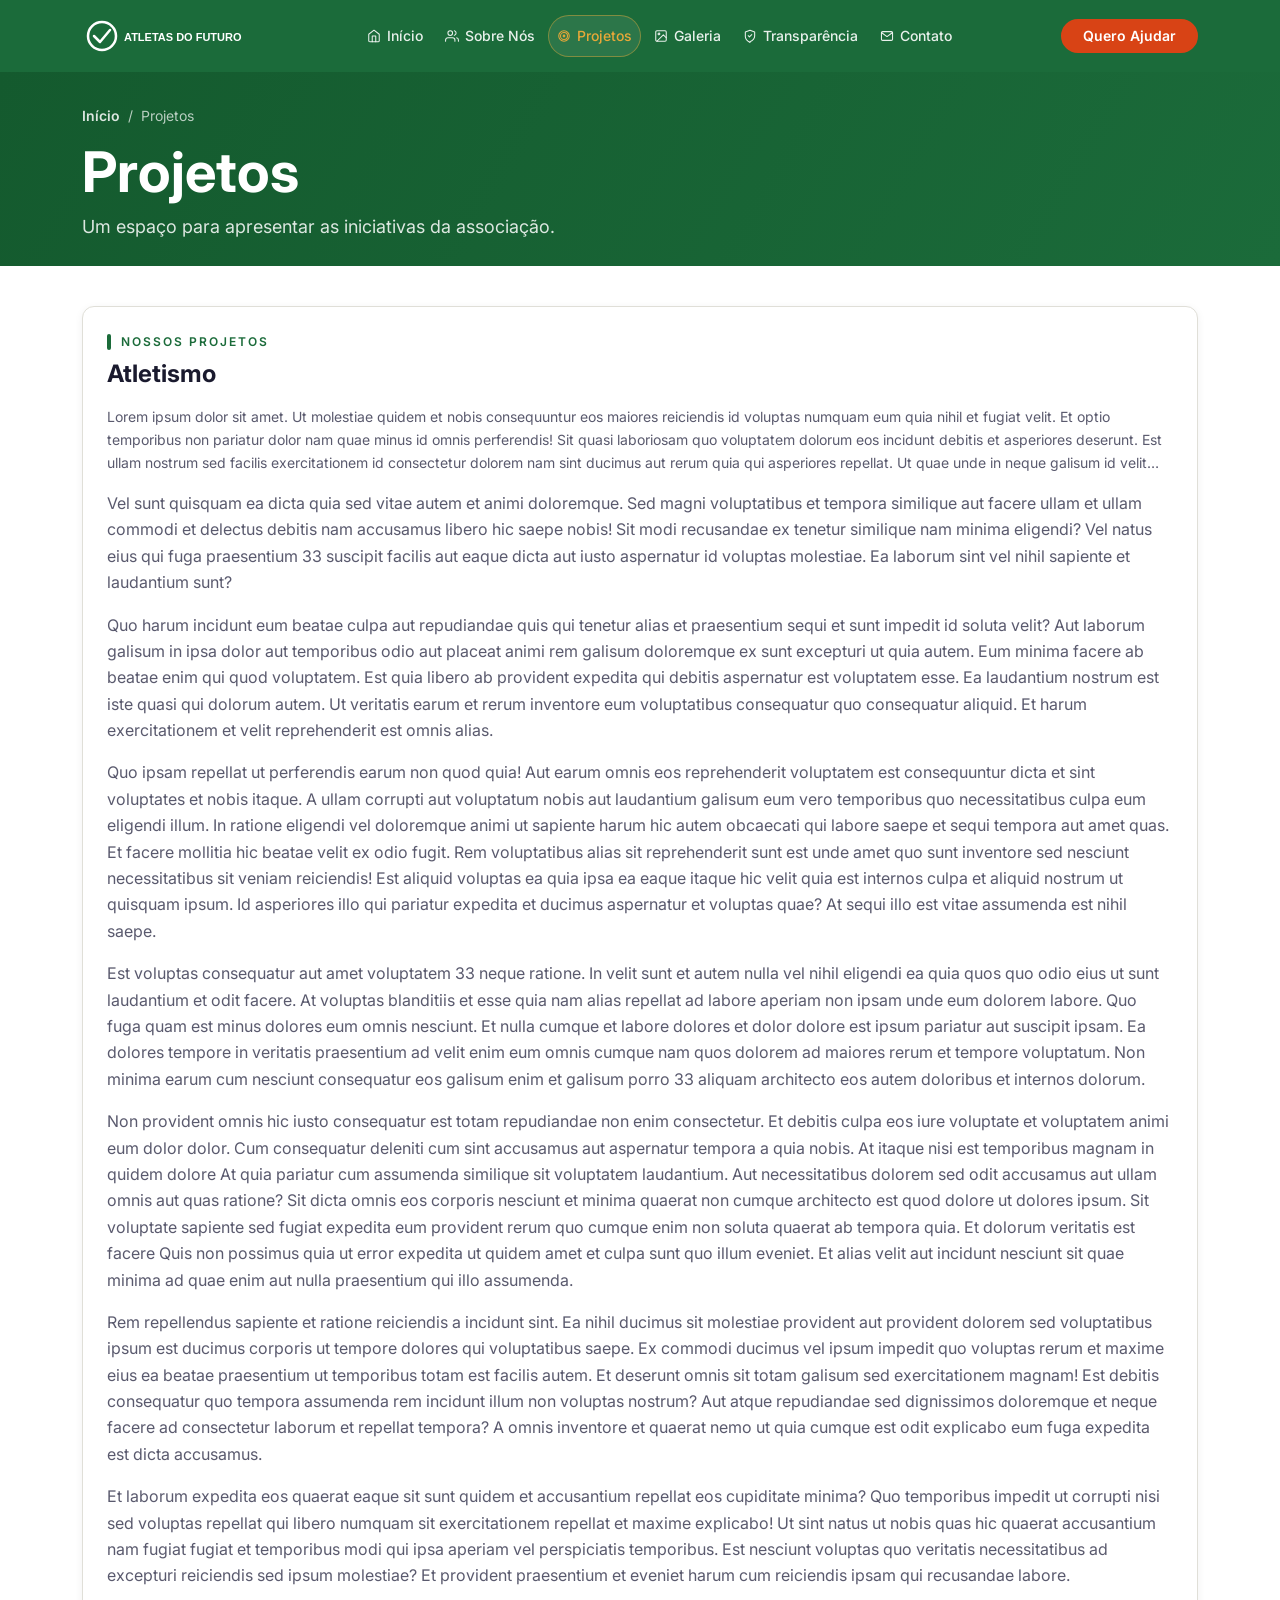
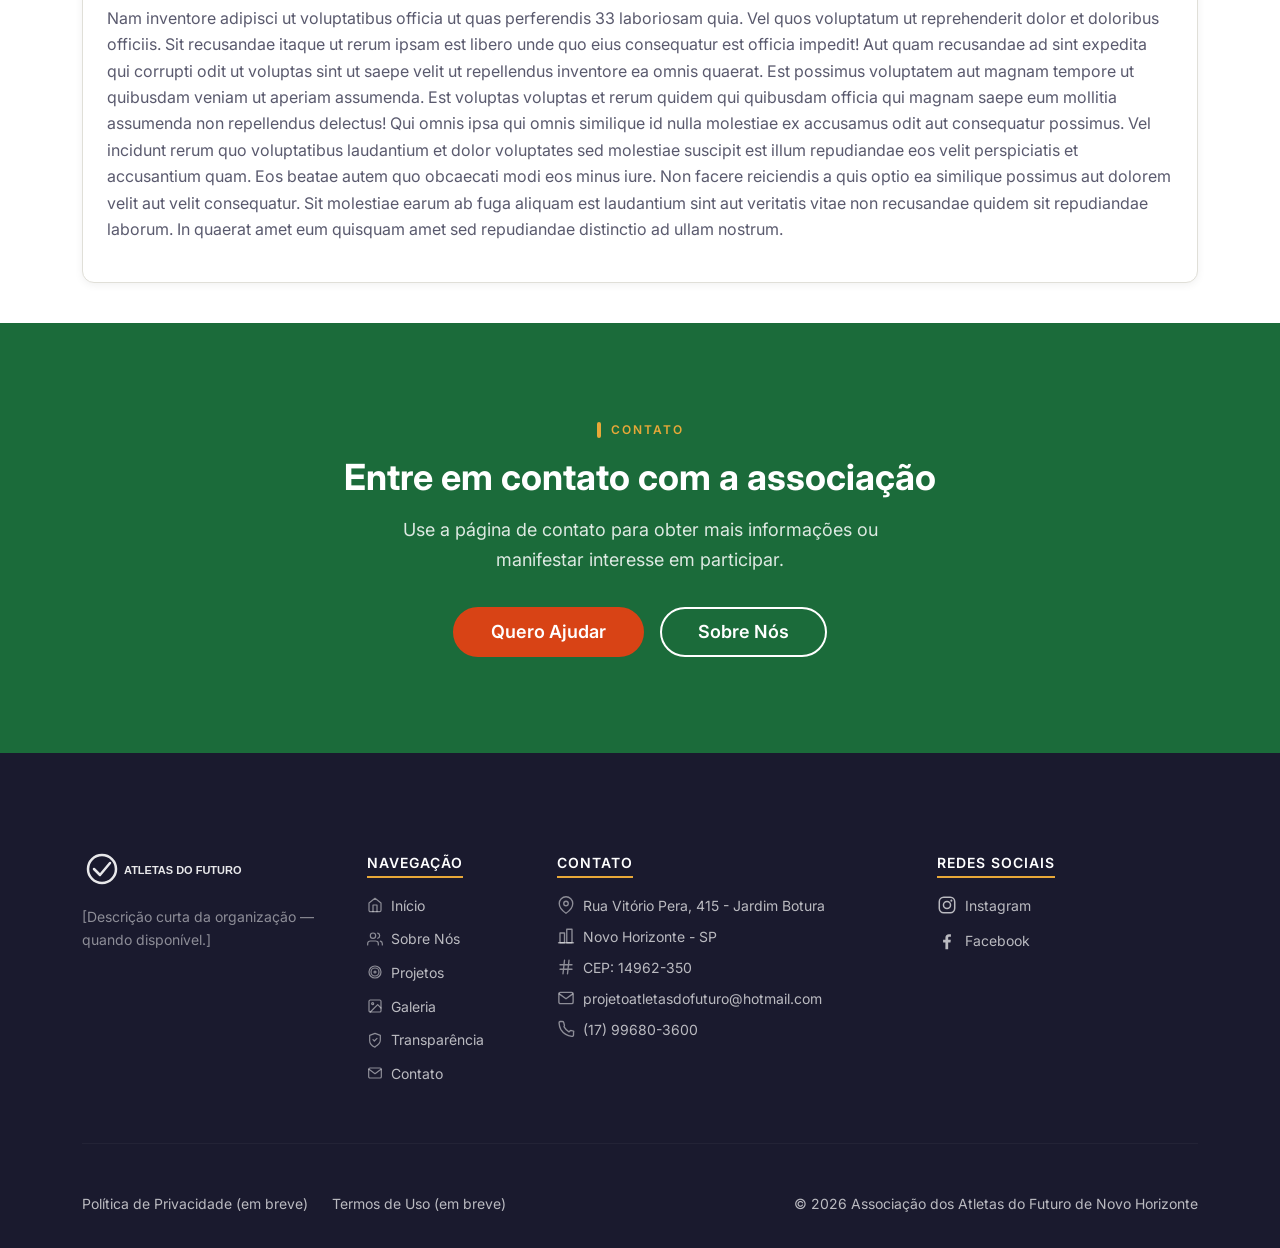
<file: projetos.html>
﻿<!doctype html>
<html lang="pt-BR">
  <head>
    <meta charset="UTF-8" />
    <meta name="viewport" content="width=device-width, initial-scale=1.0" />
    <meta name="description" content="Página demonstrativa de projetos da Associação dos Atletas do Futuro de Novo Horizonte." />
    <title>Projetos | Associação dos Atletas do Futuro de Novo Horizonte</title>
    <link rel="preconnect" href="https://fonts.googleapis.com" />
    <link rel="preconnect" href="https://fonts.gstatic.com" crossorigin />
    <link href="https://fonts.googleapis.com/css2?family=Inter:wght@400;500;600;700;800&display=swap" rel="stylesheet" />
    <link href="https://cdn.jsdelivr.net/npm/bootstrap@5.3.3/dist/css/bootstrap.min.css" rel="stylesheet" />
    <link rel="stylesheet" href="css/style.css" />
  </head>
  <body class="internal-page">
    <a href="#main-content" class="skip-link">Pular para conteúdo</a>

    <header class="site-header" role="banner">
      <nav class="navbar navbar-expand-lg" aria-label="Navegação principal">
        <div class="container">
          <a class="navbar-brand" href="index.html" aria-label="Associação dos Atletas do Futuro - Página inicial">
            <img src="images/logo-placeholder.svg" alt="Logo da Associação dos Atletas do Futuro" height="40" />
          </a>
          <button
            class="navbar-toggler"
            type="button"
            aria-expanded="false"
            aria-controls="main-nav"
            aria-label="Abrir menu de navegação"
            data-bs-toggle="collapse"
            data-bs-target="#main-nav"
          >
            <span class="navbar-toggler-icon"></span>
          </button>
          <div class="collapse navbar-collapse" id="main-nav">
            <button
              class="mobile-menu-close"
              type="button"
              aria-label="Fechar menu de navegação"
              aria-controls="main-nav"
              aria-expanded="false"
            >
              <svg width="24" height="24" viewBox="0 0 24 24" fill="none" aria-hidden="true">
                <path
                  d="M6 6L18 18M18 6L6 18"
                  stroke="currentColor"
                  stroke-width="2"
                  stroke-linecap="round"
                  stroke-linejoin="round"
                />
              </svg>
            </button>
            <ul class="navbar-nav mx-auto mb-2 mb-lg-0">
              <li class="nav-item"><a class="nav-link" href="index.html"><svg class="nav-link-icon" width="20" height="20" viewBox="0 0 24 24" fill="none" aria-hidden="true"><path d="M3 9l9-7 9 7v11a2 2 0 0 1-2 2H5a2 2 0 0 1-2-2z" stroke="currentColor" stroke-width="1.8" stroke-linejoin="round"/><path d="M9 22V12h6v10" stroke="currentColor" stroke-width="1.8" stroke-linecap="round" stroke-linejoin="round"/></svg>Início</a></li>
              <li class="nav-item"><a class="nav-link" href="sobre-nos.html"><svg class="nav-link-icon" width="20" height="20" viewBox="0 0 24 24" fill="none" aria-hidden="true"><path d="M17 21v-2a4 4 0 0 0-4-4H5a4 4 0 0 0-4 4v2" stroke="currentColor" stroke-width="1.8" stroke-linecap="round" stroke-linejoin="round"/><circle cx="9" cy="7" r="4" stroke="currentColor" stroke-width="1.8"/><path d="M23 21v-2a4 4 0 0 0-3-3.87" stroke="currentColor" stroke-width="1.8" stroke-linecap="round"/><path d="M16 3.13a4 4 0 0 1 0 7.75" stroke="currentColor" stroke-width="1.8" stroke-linecap="round"/></svg>Sobre Nós</a></li>
              <li class="nav-item"><a class="nav-link active" href="projetos.html" aria-current="page"><svg class="nav-link-icon" width="20" height="20" viewBox="0 0 24 24" fill="none" aria-hidden="true"><circle cx="12" cy="12" r="9" stroke="currentColor" stroke-width="1.8"/><circle cx="12" cy="12" r="6" stroke="currentColor" stroke-width="1.8"/><circle cx="12" cy="12" r="1.5" stroke="currentColor" stroke-width="1.8"/></svg>Projetos</a></li>
              <li class="nav-item"><a class="nav-link" href="galeria.html"><svg class="nav-link-icon" width="20" height="20" viewBox="0 0 24 24" fill="none" aria-hidden="true"><rect x="3" y="3" width="18" height="18" rx="2" stroke="currentColor" stroke-width="1.8"/><circle cx="8.5" cy="8.5" r="1.5" stroke="currentColor" stroke-width="1.8"/><path d="M21 15l-5-5-11 11" stroke="currentColor" stroke-width="1.8" stroke-linecap="round" stroke-linejoin="round"/></svg>Galeria</a></li>
              <li class="nav-item"><a class="nav-link" href="transparencia.html"><svg class="nav-link-icon" width="20" height="20" viewBox="0 0 24 24" fill="none" aria-hidden="true"><path d="M12 22s8-4 8-10V5l-8-3-8 3v8c0 6 8 10 8 10z" stroke="currentColor" stroke-width="1.8" stroke-linejoin="round"/><path d="M9 11.5l2 2 4-4" stroke="currentColor" stroke-width="1.8" stroke-linecap="round" stroke-linejoin="round"/></svg>Transparência</a></li>
              <li class="nav-item"><a class="nav-link" href="contato.html"><svg class="nav-link-icon" width="20" height="20" viewBox="0 0 24 24" fill="none" aria-hidden="true"><rect x="2.5" y="4.5" width="19" height="15" rx="2" stroke="currentColor" stroke-width="1.8"/><path d="M3 6.5l9 6.5 9-6.5" stroke="currentColor" stroke-width="1.8" stroke-linecap="round" stroke-linejoin="round"/></svg>Contato</a></li>
            </ul>
            <div class="d-flex align-items-center gap-2">
              <a href="contato.html#participar" class="btn btn-cta btn-sm">Quero Ajudar</a>
            </div>
          </div>
        </div>
      </nav>
    </header>

    <main id="main-content">
      <section class="inner-hero" aria-labelledby="page-title">
        <div class="container">
          <nav class="breadcrumb-wrap" aria-label="Você está aqui">
            <ol class="breadcrumb mb-0">
              <li class="breadcrumb-item"><a href="index.html">Início</a></li>
              <li class="breadcrumb-item active" aria-current="page">Projetos</li>
            </ol>
          </nav>
          <h1 id="page-title">Projetos</h1>
          <p class="inner-hero-description">Um espaço para apresentar as iniciativas da associação.</p>
        </div>
      </section>

      <section class="projects section-padding" aria-labelledby="projects-title">
        <div class="container">
          <div class="content-panel">
            <span class="tag">Nossos Projetos</span>
            <h2 id="about-title">Atletismo</h2>
            <p class="card-project-desc">
              Lorem ipsum dolor sit amet. Ut molestiae quidem et nobis consequuntur eos maiores reiciendis id voluptas numquam eum
              quia nihil et fugiat velit. Et optio temporibus non pariatur dolor nam quae minus id omnis perferendis! Sit quasi
              laboriosam quo voluptatem dolorum eos incidunt debitis et asperiores deserunt. Est ullam nostrum sed facilis
              exercitationem id consectetur dolorem nam sint ducimus aut rerum quia qui asperiores repellat. Ut quae unde in neque
              galisum id velit enim et consequatur similique. Aut enim perferendis sed sapiente doloremque qui praesentium
              deserunt rem blanditiis quaerat ex quidem ipsum. Ut porro molestiae aut accusantium laudantium aut ipsa sequi? Rem
              consequatur enim et omnis reprehenderit aut natus eaque a molestias doloremque id dolor blanditiis! Vel tempore
              corrupti ad voluptate quidem 33 reprehenderit quidem eum quam reiciendis qui assumenda corporis et ratione veniam.
            </p>
            <p>
              Vel sunt quisquam ea dicta quia sed vitae autem et animi doloremque. Sed magni voluptatibus et tempora similique aut
              facere ullam et ullam commodi et delectus debitis nam accusamus libero hic saepe nobis! Sit modi recusandae ex
              tenetur similique nam minima eligendi? Vel natus eius qui fuga praesentium 33 suscipit facilis aut eaque dicta aut
              iusto aspernatur id voluptas molestiae. Ea laborum sint vel nihil sapiente et laudantium sunt?
            </p>
            <p>
              Quo harum incidunt eum beatae culpa aut repudiandae quis qui tenetur alias et praesentium sequi et sunt impedit id
              soluta velit? Aut laborum galisum in ipsa dolor aut temporibus odio aut placeat animi rem galisum doloremque ex sunt
              excepturi ut quia autem. Eum minima facere ab beatae enim qui quod voluptatem. Est quia libero ab provident expedita
              qui debitis aspernatur est voluptatem esse. Ea laudantium nostrum est iste quasi qui dolorum autem. Ut veritatis
              earum et rerum inventore eum voluptatibus consequatur quo consequatur aliquid. Et harum exercitationem et velit
              reprehenderit est omnis alias.
            </p>
            <p>
              Quo ipsam repellat ut perferendis earum non quod quia! Aut earum omnis eos reprehenderit voluptatem est consequuntur
              dicta et sint voluptates et nobis itaque. A ullam corrupti aut voluptatum nobis aut laudantium galisum eum vero
              temporibus quo necessitatibus culpa eum eligendi illum. In ratione eligendi vel doloremque animi ut sapiente harum
              hic autem obcaecati qui labore saepe et sequi tempora aut amet quas. Et facere mollitia hic beatae velit ex odio
              fugit. Rem voluptatibus alias sit reprehenderit sunt est unde amet quo sunt inventore sed nesciunt necessitatibus
              sit veniam reiciendis! Est aliquid voluptas ea quia ipsa ea eaque itaque hic velit quia est internos culpa et
              aliquid nostrum ut quisquam ipsum. Id asperiores illo qui pariatur expedita et ducimus aspernatur et voluptas quae?
              At sequi illo est vitae assumenda est nihil saepe.
            </p>
            <p>
              Est voluptas consequatur aut amet voluptatem 33 neque ratione. In velit sunt et autem nulla vel nihil eligendi ea
              quia quos quo odio eius ut sunt laudantium et odit facere. At voluptas blanditiis et esse quia nam alias repellat ad
              labore aperiam non ipsam unde eum dolorem labore. Quo fuga quam est minus dolores eum omnis nesciunt. Et nulla
              cumque et labore dolores et dolor dolore est ipsum pariatur aut suscipit ipsam. Ea dolores tempore in veritatis
              praesentium ad velit enim eum omnis cumque nam quos dolorem ad maiores rerum et tempore voluptatum. Non minima earum
              cum nesciunt consequatur eos galisum enim et galisum porro 33 aliquam architecto eos autem doloribus et internos
              dolorum.
            </p>
            <p>
              Non provident omnis hic iusto consequatur est totam repudiandae non enim consectetur. Et debitis culpa eos iure
              voluptate et voluptatem animi eum dolor dolor. Cum consequatur deleniti cum sint accusamus aut aspernatur tempora a
              quia nobis. At itaque nisi est temporibus magnam in quidem dolore At quia pariatur cum assumenda similique sit
              voluptatem laudantium. Aut necessitatibus dolorem sed odit accusamus aut ullam omnis aut quas ratione? Sit dicta
              omnis eos corporis nesciunt et minima quaerat non cumque architecto est quod dolore ut dolores ipsum. Sit voluptate
              sapiente sed fugiat expedita eum provident rerum quo cumque enim non soluta quaerat ab tempora quia. Et dolorum
              veritatis est facere Quis non possimus quia ut error expedita ut quidem amet et culpa sunt quo illum eveniet. Et
              alias velit aut incidunt nesciunt sit quae minima ad quae enim aut nulla praesentium qui illo assumenda.
            </p>
            <p>
              Rem repellendus sapiente et ratione reiciendis a incidunt sint. Ea nihil ducimus sit molestiae provident aut
              provident dolorem sed voluptatibus ipsum est ducimus corporis ut tempore dolores qui voluptatibus saepe. Ex commodi
              ducimus vel ipsum impedit quo voluptas rerum et maxime eius ea beatae praesentium ut temporibus totam est facilis
              autem. Et deserunt omnis sit totam galisum sed exercitationem magnam! Est debitis consequatur quo tempora assumenda
              rem incidunt illum non voluptas nostrum? Aut atque repudiandae sed dignissimos doloremque et neque facere ad
              consectetur laborum et repellat tempora? A omnis inventore et quaerat nemo ut quia cumque est odit explicabo eum
              fuga expedita est dicta accusamus.
            </p>
            <p>
              Et laborum expedita eos quaerat eaque sit sunt quidem et accusantium repellat eos cupiditate minima? Quo temporibus
              impedit ut corrupti nisi sed voluptas repellat qui libero numquam sit exercitationem repellat et maxime explicabo!
              Ut sint natus ut nobis quas hic quaerat accusantium nam fugiat fugiat et temporibus modi qui ipsa aperiam vel
              perspiciatis temporibus. Est nesciunt voluptas quo veritatis necessitatibus ad excepturi reiciendis sed ipsum
              molestiae? Et provident praesentium et eveniet harum cum reiciendis ipsam qui recusandae labore.
            </p>
            <p>
              Nam inventore adipisci ut voluptatibus officia ut quas perferendis 33 laboriosam quia. Vel quos voluptatum ut
              reprehenderit dolor et doloribus officiis. Sit recusandae itaque ut rerum ipsam est libero unde quo eius consequatur
              est officia impedit! Aut quam recusandae ad sint expedita qui corrupti odit ut voluptas sint ut saepe velit ut
              repellendus inventore ea omnis quaerat. Est possimus voluptatem aut magnam tempore ut quibusdam veniam ut aperiam
              assumenda. Est voluptas voluptas et rerum quidem qui quibusdam officia qui magnam saepe eum mollitia assumenda non
              repellendus delectus! Qui omnis ipsa qui omnis similique id nulla molestiae ex accusamus odit aut consequatur
              possimus. Vel incidunt rerum quo voluptatibus laudantium et dolor voluptates sed molestiae suscipit est illum
              repudiandae eos velit perspiciatis et accusantium quam. Eos beatae autem quo obcaecati modi eos minus iure. Non
              facere reiciendis a quis optio ea similique possimus aut dolorem velit aut velit consequatur. Sit molestiae earum ab
              fuga aliquam est laudantium sint aut veritatis vitae non recusandae quidem sit repudiandae laborum. In quaerat amet
              eum quisquam amet sed repudiandae distinctio ad ullam nostrum.
            </p>
            <!-- <button
              class="btn btn-outline-primary btn-sm"
              type="button"
              data-bs-toggle="collapse"
              data-bs-target="#detalhes-projeto-1"
              aria-expanded="false"
              aria-controls="detalhes-projeto-1"
            >
              Ver detalhes do exemplo 1
            </button> -->
            <!-- <div class="collapse mt-3" id="detalhes-projeto-1">
              <p class="mb-0">
                [Detalhes pendentes: inserir atividades, público e informações confirmadas do projeto 1 quando disponibilizados.]
              </p>
            </div> -->

            <!-- <hr class="my-4" /> -->

            <!-- <span class="tag">Exemplo demonstrativo</span>
            <h3 class="card-project-title">[Título do projeto 2]</h3>
            <p class="card-project-desc">[Resumo pendente: inserir descrição oficial do projeto 2.]</p>
            <button
              class="btn btn-outline-primary btn-sm"
              type="button"
              data-bs-toggle="collapse"
              data-bs-target="#detalhes-projeto-2"
              aria-expanded="false"
              aria-controls="detalhes-projeto-2"
            >
              Ver detalhes do exemplo 2
            </button>
            <div class="collapse mt-3" id="detalhes-projeto-2">
              <p class="mb-0">
                [Detalhes pendentes: inserir atividades, público e informações confirmadas do projeto 2 quando disponibilizados.]
              </p>
            </div> -->

            <!-- <hr class="my-4" /> -->

            <!-- <span class="tag">Exemplo demonstrativo</span>
            <h3 class="card-project-title">[Título do projeto 3]</h3>
            <p class="card-project-desc">[Resumo pendente: inserir descrição oficial do projeto 3.]</p>
            <button
              class="btn btn-outline-primary btn-sm"
              type="button"
              data-bs-toggle="collapse"
              data-bs-target="#detalhes-projeto-3"
              aria-expanded="false"
              aria-controls="detalhes-projeto-3"
            >
              Ver detalhes do exemplo 3
            </button>
            <div class="collapse mt-3" id="detalhes-projeto-3">
              <p class="mb-0">
                [Detalhes pendentes: inserir atividades, público e informações confirmadas do projeto 3 quando disponibilizados.]
              </p>
            </div> -->
          </div>
        </div>
      </section>

      <section class="cta-section" aria-labelledby="cta-title">
        <div class="container text-center">
          <span class="tag tag-on-dark">Contato</span>
          <h2 id="cta-title">Entre em contato com a associação</h2>
          <p class="cta-description">
            Use a página de contato para obter mais informações ou manifestar interesse em participar.
          </p>
          <div class="cta-actions">
            <a href="contato.html#participar" class="btn btn-cta btn-lg">Quero Ajudar</a>
            <a href="sobre-nos.html" class="btn btn-outline-white btn-lg">Sobre Nós</a>
          </div>
        </div>
      </section>
    </main>

    <footer class="site-footer" role="contentinfo">
      <div class="container">
        <div class="row g-4">
          <div class="col-12 col-lg-3">
            <div class="footer-brand">
              <img src="images/logo-placeholder.svg" alt="Logo da Associação dos Atletas do Futuro" height="40" />
              <p class="footer-description">[Descrição curta da organização — quando disponível.]</p>
            </div>
          </div>
          <div class="col-12 col-lg-2">
            <h3 class="footer-title">Navegação</h3>
            <ul class="footer-links footer-nav">
              <li><a href="index.html"><svg width="16" height="16" viewBox="0 0 24 24" fill="none" aria-hidden="true"><path d="M3 9l9-7 9 7v11a2 2 0 0 1-2 2H5a2 2 0 0 1-2-2z" stroke="currentColor" stroke-width="1.8" stroke-linejoin="round"/><path d="M9 22V12h6v10" stroke="currentColor" stroke-width="1.8" stroke-linecap="round" stroke-linejoin="round"/></svg>Início</a></li>
              <li><a href="sobre-nos.html"><svg width="16" height="16" viewBox="0 0 24 24" fill="none" aria-hidden="true"><path d="M17 21v-2a4 4 0 0 0-4-4H5a4 4 0 0 0-4 4v2" stroke="currentColor" stroke-width="1.8" stroke-linecap="round" stroke-linejoin="round"/><circle cx="9" cy="7" r="4" stroke="currentColor" stroke-width="1.8"/><path d="M23 21v-2a4 4 0 0 0-3-3.87" stroke="currentColor" stroke-width="1.8" stroke-linecap="round"/><path d="M16 3.13a4 4 0 0 1 0 7.75" stroke="currentColor" stroke-width="1.8" stroke-linecap="round"/></svg>Sobre Nós</a></li>
              <li><a href="projetos.html"><svg width="16" height="16" viewBox="0 0 24 24" fill="none" aria-hidden="true"><circle cx="12" cy="12" r="9" stroke="currentColor" stroke-width="1.8"/><circle cx="12" cy="12" r="6" stroke="currentColor" stroke-width="1.8"/><circle cx="12" cy="12" r="1.5" stroke="currentColor" stroke-width="1.8"/></svg>Projetos</a></li>
              <li><a href="galeria.html"><svg width="16" height="16" viewBox="0 0 24 24" fill="none" aria-hidden="true"><rect x="3" y="3" width="18" height="18" rx="2" stroke="currentColor" stroke-width="1.8"/><circle cx="8.5" cy="8.5" r="1.5" stroke="currentColor" stroke-width="1.8"/><path d="M21 15l-5-5-11 11" stroke="currentColor" stroke-width="1.8" stroke-linecap="round" stroke-linejoin="round"/></svg>Galeria</a></li>
              <li><a href="transparencia.html"><svg width="16" height="16" viewBox="0 0 24 24" fill="none" aria-hidden="true"><path d="M12 22s8-4 8-10V5l-8-3-8 3v8c0 6 8 10 8 10z" stroke="currentColor" stroke-width="1.8" stroke-linejoin="round"/><path d="M9 11.5l2 2 4-4" stroke="currentColor" stroke-width="1.8" stroke-linecap="round" stroke-linejoin="round"/></svg>Transparência</a></li>
              <li><a href="contato.html"><svg width="16" height="16" viewBox="0 0 24 24" fill="none" aria-hidden="true"><rect x="2.5" y="4.5" width="19" height="15" rx="2" stroke="currentColor" stroke-width="1.8"/><path d="M3 6.5l9 6.5 9-6.5" stroke="currentColor" stroke-width="1.8" stroke-linecap="round" stroke-linejoin="round"/></svg>Contato</a></li>
            </ul>
          </div>
          <div class="col-12 col-lg-4">
            <h3 class="footer-title">Contato</h3>
            <ul class="footer-links footer-contact">
              <li>
                <svg width="18" height="18" viewBox="0 0 24 24" fill="none" aria-hidden="true">
                  <path d="M21 10c0 7-9 13-9 13s-9-6-9-13a9 9 0 0 1 18 0z" stroke="currentColor" stroke-width="1.8"/>
                  <circle cx="12" cy="10" r="3" stroke="currentColor" stroke-width="1.8"/>
                </svg>
                Rua Vitório Pera, 415 - Jardim Botura
              </li>
              <li>
                <svg width="18" height="18" viewBox="0 0 24 24" fill="none" aria-hidden="true">
                  <rect x="4" y="8" width="6" height="13" stroke="currentColor" stroke-width="1.8" stroke-linejoin="round"/>
                  <rect x="13" y="3" width="7" height="18" stroke="currentColor" stroke-width="1.8" stroke-linejoin="round"/>
                  <path d="M2 21h20" stroke="currentColor" stroke-width="1.8" stroke-linecap="round"/>
                </svg>
                Novo Horizonte - SP
              </li>
              <li>
                <svg width="18" height="18" viewBox="0 0 24 24" fill="none" aria-hidden="true">
                  <path d="M4 9h16M4 15h16M10 3L8 21M16 3l-2 18" stroke="currentColor" stroke-width="1.8" stroke-linecap="round"/>
                </svg>
                CEP: 14962-350
              </li>
              <li>
                <a href="mailto:projetoatletasdofuturo@hotmail.com">
                  <svg width="18" height="18" viewBox="0 0 24 24" fill="none" aria-hidden="true">
                    <rect x="2.5" y="4.5" width="19" height="15" rx="2" stroke="currentColor" stroke-width="1.8"/>
                    <path d="M3 6.5l9 6.5 9-6.5" stroke="currentColor" stroke-width="1.8" stroke-linecap="round" stroke-linejoin="round"/>
                  </svg>
                  projetoatletasdofuturo@hotmail.com
                </a>
              </li>
              <li>
                <a href="tel:+5517996803600">
                  <svg width="18" height="18" viewBox="0 0 24 24" fill="none" aria-hidden="true">
                    <path d="M22 16.92v3a2 2 0 0 1-2.18 2 19.79 19.79 0 0 1-8.63-3.07 19.5 19.5 0 0 1-6-6A19.79 19.79 0 0 1 2.75 4.08 2 2 0 0 1 4.11 2h3a2 2 0 0 1 2 1.72c.12.96.36 1.9.7 2.81a2 2 0 0 1-.45 2.11L9.91 9.91a16 16 0 0 0 6 6l1.27-1.27a2 2 0 0 1 2.11-.45c.91.34 1.85.58 2.81.7A2 2 0 0 1 22 16.92z" stroke="currentColor" stroke-width="1.8" stroke-linejoin="round"/>
                  </svg>
                  (17) 99680-3600
                </a>
              </li>
            </ul>
          </div>
          <div class="col-12 col-lg-3">
            <h3 class="footer-title">Redes Sociais</h3>
            <ul class="footer-social">
              <li>
                <a href="#" aria-label="Instagram da Associação dos Atletas do Futuro">
                  <svg width="20" height="20" viewBox="0 0 24 24" fill="none" aria-hidden="true">
                    <rect x="2.75" y="2.75" width="18.5" height="18.5" rx="5.25" stroke="currentColor" stroke-width="1.8" />
                    <circle cx="12" cy="12" r="4.25" stroke="currentColor" stroke-width="1.8" />
                    <circle cx="17.25" cy="6.75" r="1.25" fill="currentColor" />
                  </svg>
                  Instagram
                </a>
              </li>
              <li>
                <a href="#" aria-label="Facebook da Associação dos Atletas do Futuro">
                  <svg width="20" height="20" viewBox="0 0 24 24" fill="none" aria-hidden="true">
                    <path d="M13.4 21.9v-8.2h2.76l.41-3.2H13.4V8.46c0-.93.26-1.56 1.59-1.56h1.7V4.03c-.29-.04-1.3-.13-2.47-.13-2.45 0-4.12 1.5-4.12 4.24v2.36H7.32v3.2h2.78v8.2h3.3z" fill="currentColor" />
                  </svg>
                  Facebook
                </a>
              </li>
            </ul>
          </div>
        </div>
        <hr class="footer-divider" />
        <div class="row align-items-center g-3">
          <div class="col-12 col-md-6">
            <ul class="footer-legal">
              <li>Política de Privacidade (em breve)</li>
              <li>Termos de Uso (em breve)</li>
            </ul>
          </div>
          <div class="col-12 col-md-6 text-md-end">
            <p class="footer-copyright">© 2026 Associação dos Atletas do Futuro de Novo Horizonte</p>
          </div>
        </div>
      </div>
    </footer>

    <button class="scroll-to-top" id="scrollToTop" aria-label="Voltar ao topo" type="button">
      <svg width="20" height="20" viewBox="0 0 20 20" fill="none" aria-hidden="true">
        <path
          d="M10 16V4M10 4L4 10M10 4L16 10"
          stroke="currentColor"
          stroke-width="2"
          stroke-linecap="round"
          stroke-linejoin="round"
        />
      </svg>
    </button>

    <script src="https://cdn.jsdelivr.net/npm/bootstrap@5.3.3/dist/js/bootstrap.bundle.min.js"></script>
    <script src="js/site.js"></script>
  </body>
</html>
</file>
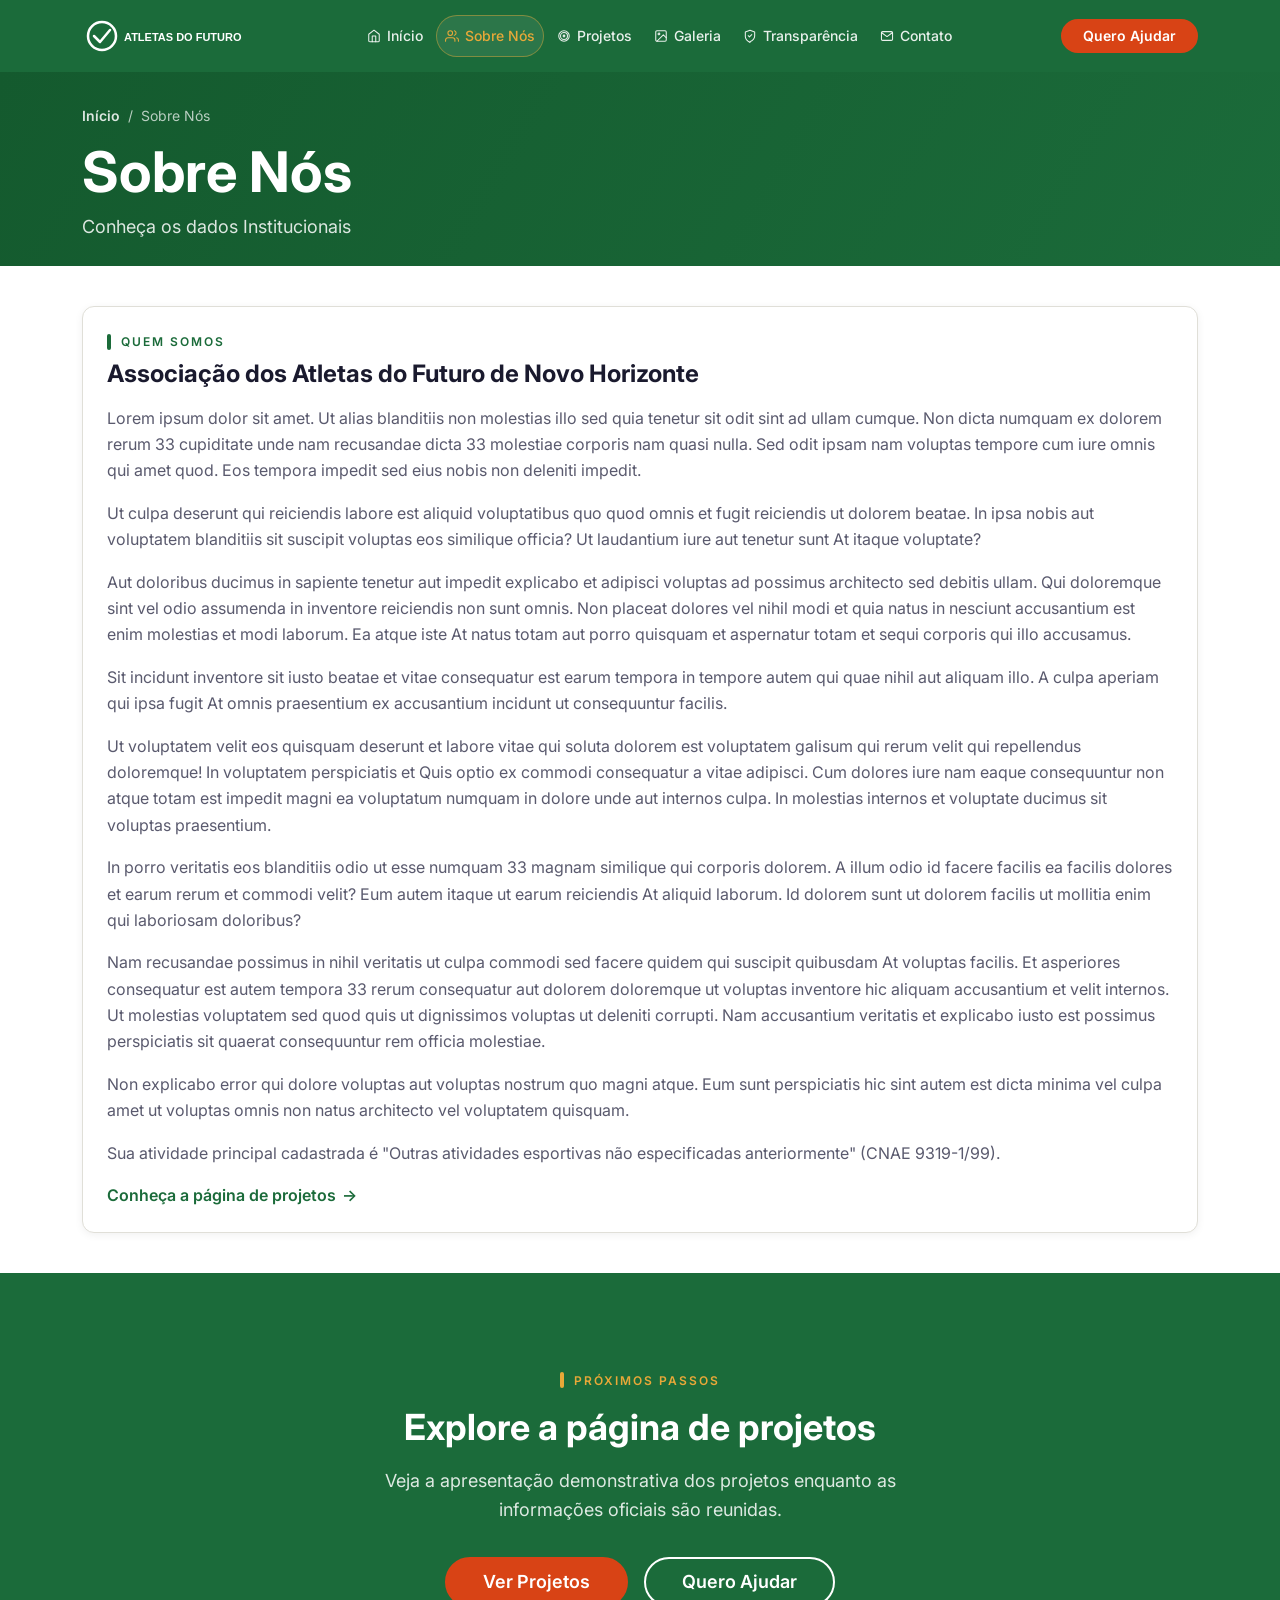
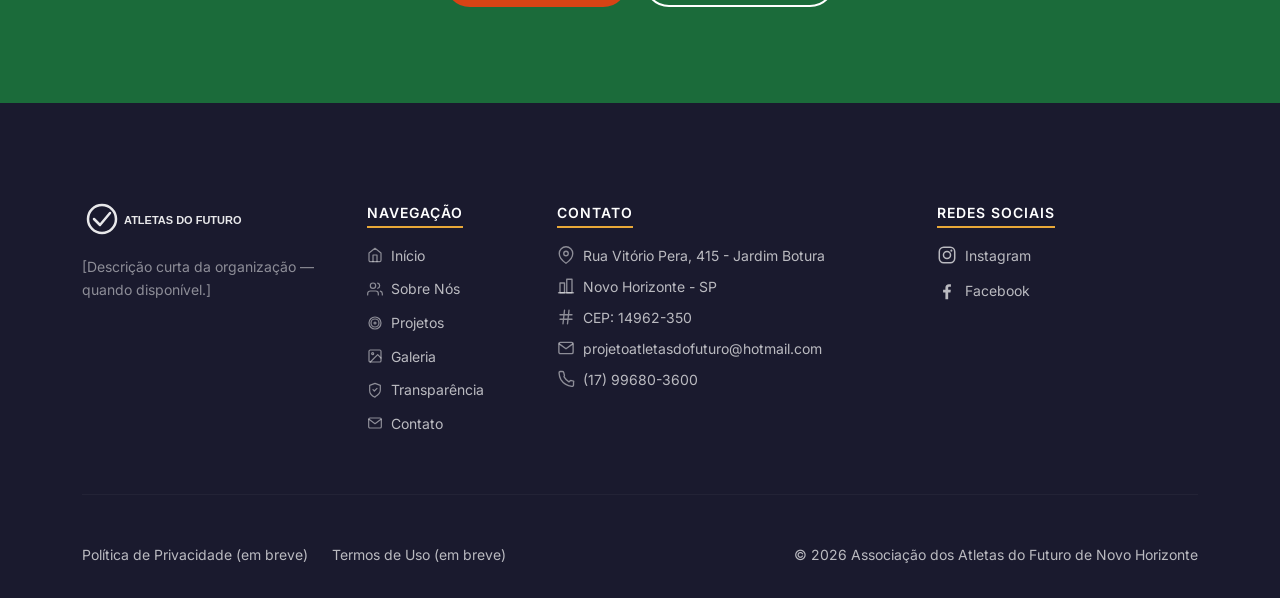
<file: sobre-nos.html>
﻿<!doctype html>
<html lang="pt-BR">
  <head>
    <meta charset="UTF-8" />
    <meta name="viewport" content="width=device-width, initial-scale=1.0" />
    <meta name="description" content="Conheça os dados institucionais da Associação dos Atletas do Futuro de Novo Horizonte." />
    <title>Sobre Nós | Associação dos Atletas do Futuro de Novo Horizonte</title>
    <link rel="preconnect" href="https://fonts.googleapis.com" />
    <link rel="preconnect" href="https://fonts.gstatic.com" crossorigin />
    <link href="https://fonts.googleapis.com/css2?family=Inter:wght@400;500;600;700;800&display=swap" rel="stylesheet" />
    <link href="https://cdn.jsdelivr.net/npm/bootstrap@5.3.3/dist/css/bootstrap.min.css" rel="stylesheet" />
    <link rel="stylesheet" href="css/style.css" />
  </head>
  <body class="internal-page">
    <a href="#main-content" class="skip-link">Pular para conteúdo</a>

    <header class="site-header" role="banner">
      <nav class="navbar navbar-expand-lg" aria-label="Navegação principal">
        <div class="container">
          <a class="navbar-brand" href="index.html" aria-label="Associação dos Atletas do Futuro - Página inicial">
            <img src="images/logo-placeholder.svg" alt="Logo da Associação dos Atletas do Futuro" height="40" />
          </a>
          <button
            class="navbar-toggler"
            type="button"
            aria-expanded="false"
            aria-controls="main-nav"
            aria-label="Abrir menu de navegação"
            data-bs-toggle="collapse"
            data-bs-target="#main-nav"
          >
            <span class="navbar-toggler-icon"></span>
          </button>
          <div class="collapse navbar-collapse" id="main-nav">
            <button
              class="mobile-menu-close"
              type="button"
              aria-label="Fechar menu de navegação"
              aria-controls="main-nav"
              aria-expanded="false"
            >
              <svg width="24" height="24" viewBox="0 0 24 24" fill="none" aria-hidden="true">
                <path
                  d="M6 6L18 18M18 6L6 18"
                  stroke="currentColor"
                  stroke-width="2"
                  stroke-linecap="round"
                  stroke-linejoin="round"
                />
              </svg>
            </button>
            <ul class="navbar-nav mx-auto mb-2 mb-lg-0">
              <li class="nav-item"><a class="nav-link" href="index.html"><svg class="nav-link-icon" width="20" height="20" viewBox="0 0 24 24" fill="none" aria-hidden="true"><path d="M3 9l9-7 9 7v11a2 2 0 0 1-2 2H5a2 2 0 0 1-2-2z" stroke="currentColor" stroke-width="1.8" stroke-linejoin="round"/><path d="M9 22V12h6v10" stroke="currentColor" stroke-width="1.8" stroke-linecap="round" stroke-linejoin="round"/></svg>Início</a></li>
              <li class="nav-item"><a class="nav-link active" href="sobre-nos.html" aria-current="page"><svg class="nav-link-icon" width="20" height="20" viewBox="0 0 24 24" fill="none" aria-hidden="true"><path d="M17 21v-2a4 4 0 0 0-4-4H5a4 4 0 0 0-4 4v2" stroke="currentColor" stroke-width="1.8" stroke-linecap="round" stroke-linejoin="round"/><circle cx="9" cy="7" r="4" stroke="currentColor" stroke-width="1.8"/><path d="M23 21v-2a4 4 0 0 0-3-3.87" stroke="currentColor" stroke-width="1.8" stroke-linecap="round"/><path d="M16 3.13a4 4 0 0 1 0 7.75" stroke="currentColor" stroke-width="1.8" stroke-linecap="round"/></svg>Sobre Nós</a></li>
              <li class="nav-item"><a class="nav-link" href="projetos.html"><svg class="nav-link-icon" width="20" height="20" viewBox="0 0 24 24" fill="none" aria-hidden="true"><circle cx="12" cy="12" r="9" stroke="currentColor" stroke-width="1.8"/><circle cx="12" cy="12" r="6" stroke="currentColor" stroke-width="1.8"/><circle cx="12" cy="12" r="1.5" stroke="currentColor" stroke-width="1.8"/></svg>Projetos</a></li>
              <li class="nav-item"><a class="nav-link" href="galeria.html"><svg class="nav-link-icon" width="20" height="20" viewBox="0 0 24 24" fill="none" aria-hidden="true"><rect x="3" y="3" width="18" height="18" rx="2" stroke="currentColor" stroke-width="1.8"/><circle cx="8.5" cy="8.5" r="1.5" stroke="currentColor" stroke-width="1.8"/><path d="M21 15l-5-5-11 11" stroke="currentColor" stroke-width="1.8" stroke-linecap="round" stroke-linejoin="round"/></svg>Galeria</a></li>
              <li class="nav-item"><a class="nav-link" href="transparencia.html"><svg class="nav-link-icon" width="20" height="20" viewBox="0 0 24 24" fill="none" aria-hidden="true"><path d="M12 22s8-4 8-10V5l-8-3-8 3v8c0 6 8 10 8 10z" stroke="currentColor" stroke-width="1.8" stroke-linejoin="round"/><path d="M9 11.5l2 2 4-4" stroke="currentColor" stroke-width="1.8" stroke-linecap="round" stroke-linejoin="round"/></svg>Transparência</a></li>
              <li class="nav-item"><a class="nav-link" href="contato.html"><svg class="nav-link-icon" width="20" height="20" viewBox="0 0 24 24" fill="none" aria-hidden="true"><rect x="2.5" y="4.5" width="19" height="15" rx="2" stroke="currentColor" stroke-width="1.8"/><path d="M3 6.5l9 6.5 9-6.5" stroke="currentColor" stroke-width="1.8" stroke-linecap="round" stroke-linejoin="round"/></svg>Contato</a></li>
            </ul>
            <div class="d-flex align-items-center gap-2">
              <a href="contato.html#participar" class="btn btn-cta btn-sm">Quero Ajudar</a>
            </div>
          </div>
        </div>
      </nav>
    </header>

    <main id="main-content">
      <section class="inner-hero" aria-labelledby="page-title">
        <div class="container">
          <nav class="breadcrumb-wrap" aria-label="Você está aqui">
            <ol class="breadcrumb mb-0">
              <li class="breadcrumb-item"><a href="index.html">Início</a></li>
              <li class="breadcrumb-item active" aria-current="page">Sobre Nós</li>
            </ol>
          </nav>
          <h1 id="page-title">Sobre Nós</h1>
          <p class="inner-hero-description">Conheça os dados Institucionais</p>
        </div>
      </section>

      <section class="about section-padding" aria-labelledby="about-title">
        <div class="container">
          <div class="content-panel">
            <span class="tag">Quem Somos</span>
            <h2 id="about-title">Associação dos Atletas do Futuro de Novo Horizonte</h2>
            <p class="about-text">
              <p>Lorem ipsum dolor sit amet. Ut alias blanditiis non molestias illo sed quia tenetur sit odit sint ad ullam cumque. Non dicta numquam ex dolorem rerum 33 cupiditate unde nam recusandae dicta 33 molestiae corporis nam quasi nulla. Sed odit ipsam nam voluptas tempore cum iure omnis qui amet quod. Eos tempora impedit sed eius nobis non deleniti impedit. </p><p>Ut culpa deserunt qui reiciendis labore est aliquid voluptatibus quo quod omnis et fugit reiciendis ut dolorem beatae. In ipsa nobis aut voluptatem blanditiis sit suscipit voluptas eos similique officia? Ut laudantium iure aut tenetur sunt At itaque voluptate? </p><p>Aut doloribus ducimus in sapiente tenetur aut impedit explicabo et adipisci voluptas ad possimus architecto sed debitis ullam. Qui doloremque sint vel odio assumenda in inventore reiciendis non sunt omnis. Non placeat dolores vel nihil modi et quia natus in nesciunt accusantium est enim molestias et modi laborum. Ea atque iste At natus totam aut porro quisquam et aspernatur totam et sequi corporis qui illo accusamus. </p><p>Sit incidunt inventore sit iusto beatae et vitae consequatur est earum tempora in tempore autem qui quae nihil aut aliquam illo. A culpa aperiam qui ipsa fugit At omnis praesentium ex accusantium incidunt ut consequuntur facilis. </p><p>Ut voluptatem velit eos quisquam deserunt et labore vitae qui soluta dolorem est voluptatem galisum qui rerum velit qui repellendus doloremque! In voluptatem perspiciatis et Quis optio ex commodi consequatur a vitae adipisci. Cum dolores iure nam eaque consequuntur non atque totam est impedit magni ea voluptatum numquam in dolore unde aut internos culpa. In molestias internos et voluptate ducimus sit voluptas praesentium. </p><p>In porro veritatis eos blanditiis odio ut esse numquam 33 magnam similique qui corporis dolorem. A illum odio id facere facilis ea facilis dolores et earum rerum et commodi velit? Eum autem itaque ut earum reiciendis At aliquid laborum. Id dolorem sunt ut dolorem facilis ut mollitia enim qui laboriosam doloribus? </p><p>Nam recusandae possimus in nihil veritatis ut culpa commodi sed facere quidem qui suscipit quibusdam At voluptas facilis. Et asperiores consequatur est autem tempora 33 rerum consequatur aut dolorem doloremque ut voluptas inventore hic aliquam accusantium et velit internos. Ut molestias voluptatem sed quod quis ut dignissimos voluptas ut deleniti corrupti. Nam accusantium veritatis et explicabo iusto est possimus perspiciatis sit quaerat consequuntur rem officia molestiae. </p><p>Non explicabo error qui dolore voluptas aut voluptas nostrum quo magni atque. Eum sunt perspiciatis hic sint autem est dicta minima vel culpa amet ut voluptas omnis non natus architecto vel voluptatem quisquam. </p>
            </p>
            <p class="about-text">
              Sua atividade principal cadastrada é "Outras atividades esportivas não especificadas anteriormente" (CNAE
              9319-1/99).
            </p>
            <a href="projetos.html" class="link-arrow">Conheça a página de projetos <span aria-hidden="true">→</span></a>
          </div>

          <!-- <div class="content-panel mt-4">
            <span class="tag">Dados Cadastrais</span>
            <h2 id="dados-title">Informações da associação</h2>
            <dl class="mb-0">
              <dt>CNPJ</dt>
              <dd>04.371.479/0001-23</dd>
              <dt>Natureza jurídica</dt>
              <dd>Associação Privada</dd>
              <dt>Situação cadastral</dt>
              <dd>Ativa</dd>
              <dt>Sede</dt>
              <dd>Rua Vitório Pera, 415, Jardim Botura<br />Novo Horizonte - SP, CEP 14962-350</dd>
            </dl>
          </div>

          <div class="content-panel mt-4">
            <span class="tag">Conteúdo Institucional</span>
            <h2 id="purpose-title">Missão e objetivos</h2>
            <p class="section-description">
              [Conteúdo pendente: inserir missão e objetivos oficiais da associação quando forem fornecidos.]
            </p>
          </div>
        </div> -->
      </section>

      <section class="cta-section" aria-labelledby="cta-title">
        <div class="container text-center">
          <span class="tag tag-on-dark">Próximos Passos</span>
          <h2 id="cta-title">Explore a página de projetos</h2>
          <p class="cta-description">
            Veja a apresentação demonstrativa dos projetos enquanto as informações oficiais são reunidas.
          </p>
          <div class="cta-actions">
            <a href="projetos.html" class="btn btn-cta btn-lg">Ver Projetos</a>
            <a href="contato.html#participar" class="btn btn-outline-white btn-lg">Quero Ajudar</a>
          </div>
        </div>
      </section>
    </main>

    <footer class="site-footer" role="contentinfo">
      <div class="container">
        <div class="row g-4">
          <div class="col-12 col-lg-3">
            <div class="footer-brand">
              <img src="images/logo-placeholder.svg" alt="Logo da Associação dos Atletas do Futuro" height="40" />
              <p class="footer-description">[Descrição curta da organização — quando disponível.]</p>
            </div>
          </div>
          <div class="col-12 col-lg-2">
            <h3 class="footer-title">Navegação</h3>
            <ul class="footer-links footer-nav">
              <li><a href="index.html"><svg width="16" height="16" viewBox="0 0 24 24" fill="none" aria-hidden="true"><path d="M3 9l9-7 9 7v11a2 2 0 0 1-2 2H5a2 2 0 0 1-2-2z" stroke="currentColor" stroke-width="1.8" stroke-linejoin="round"/><path d="M9 22V12h6v10" stroke="currentColor" stroke-width="1.8" stroke-linecap="round" stroke-linejoin="round"/></svg>Início</a></li>
              <li><a href="sobre-nos.html"><svg width="16" height="16" viewBox="0 0 24 24" fill="none" aria-hidden="true"><path d="M17 21v-2a4 4 0 0 0-4-4H5a4 4 0 0 0-4 4v2" stroke="currentColor" stroke-width="1.8" stroke-linecap="round" stroke-linejoin="round"/><circle cx="9" cy="7" r="4" stroke="currentColor" stroke-width="1.8"/><path d="M23 21v-2a4 4 0 0 0-3-3.87" stroke="currentColor" stroke-width="1.8" stroke-linecap="round"/><path d="M16 3.13a4 4 0 0 1 0 7.75" stroke="currentColor" stroke-width="1.8" stroke-linecap="round"/></svg>Sobre Nós</a></li>
              <li><a href="projetos.html"><svg width="16" height="16" viewBox="0 0 24 24" fill="none" aria-hidden="true"><circle cx="12" cy="12" r="9" stroke="currentColor" stroke-width="1.8"/><circle cx="12" cy="12" r="6" stroke="currentColor" stroke-width="1.8"/><circle cx="12" cy="12" r="1.5" stroke="currentColor" stroke-width="1.8"/></svg>Projetos</a></li>
              <li><a href="galeria.html"><svg width="16" height="16" viewBox="0 0 24 24" fill="none" aria-hidden="true"><rect x="3" y="3" width="18" height="18" rx="2" stroke="currentColor" stroke-width="1.8"/><circle cx="8.5" cy="8.5" r="1.5" stroke="currentColor" stroke-width="1.8"/><path d="M21 15l-5-5-11 11" stroke="currentColor" stroke-width="1.8" stroke-linecap="round" stroke-linejoin="round"/></svg>Galeria</a></li>
              <li><a href="transparencia.html"><svg width="16" height="16" viewBox="0 0 24 24" fill="none" aria-hidden="true"><path d="M12 22s8-4 8-10V5l-8-3-8 3v8c0 6 8 10 8 10z" stroke="currentColor" stroke-width="1.8" stroke-linejoin="round"/><path d="M9 11.5l2 2 4-4" stroke="currentColor" stroke-width="1.8" stroke-linecap="round" stroke-linejoin="round"/></svg>Transparência</a></li>
              <li><a href="contato.html"><svg width="16" height="16" viewBox="0 0 24 24" fill="none" aria-hidden="true"><rect x="2.5" y="4.5" width="19" height="15" rx="2" stroke="currentColor" stroke-width="1.8"/><path d="M3 6.5l9 6.5 9-6.5" stroke="currentColor" stroke-width="1.8" stroke-linecap="round" stroke-linejoin="round"/></svg>Contato</a></li>
            </ul>
          </div>
          <div class="col-12 col-lg-4">
            <h3 class="footer-title">Contato</h3>
            <ul class="footer-links footer-contact">
              <li>
                <svg width="18" height="18" viewBox="0 0 24 24" fill="none" aria-hidden="true">
                  <path d="M21 10c0 7-9 13-9 13s-9-6-9-13a9 9 0 0 1 18 0z" stroke="currentColor" stroke-width="1.8"/>
                  <circle cx="12" cy="10" r="3" stroke="currentColor" stroke-width="1.8"/>
                </svg>
                Rua Vitório Pera, 415 - Jardim Botura
              </li>
              <li>
                <svg width="18" height="18" viewBox="0 0 24 24" fill="none" aria-hidden="true">
                  <rect x="4" y="8" width="6" height="13" stroke="currentColor" stroke-width="1.8" stroke-linejoin="round"/>
                  <rect x="13" y="3" width="7" height="18" stroke="currentColor" stroke-width="1.8" stroke-linejoin="round"/>
                  <path d="M2 21h20" stroke="currentColor" stroke-width="1.8" stroke-linecap="round"/>
                </svg>
                Novo Horizonte - SP
              </li>
              <li>
                <svg width="18" height="18" viewBox="0 0 24 24" fill="none" aria-hidden="true">
                  <path d="M4 9h16M4 15h16M10 3L8 21M16 3l-2 18" stroke="currentColor" stroke-width="1.8" stroke-linecap="round"/>
                </svg>
                CEP: 14962-350
              </li>
              <li>
                <a href="mailto:projetoatletasdofuturo@hotmail.com">
                  <svg width="18" height="18" viewBox="0 0 24 24" fill="none" aria-hidden="true">
                    <rect x="2.5" y="4.5" width="19" height="15" rx="2" stroke="currentColor" stroke-width="1.8"/>
                    <path d="M3 6.5l9 6.5 9-6.5" stroke="currentColor" stroke-width="1.8" stroke-linecap="round" stroke-linejoin="round"/>
                  </svg>
                  projetoatletasdofuturo@hotmail.com
                </a>
              </li>
              <li>
                <a href="tel:+5517996803600">
                  <svg width="18" height="18" viewBox="0 0 24 24" fill="none" aria-hidden="true">
                    <path d="M22 16.92v3a2 2 0 0 1-2.18 2 19.79 19.79 0 0 1-8.63-3.07 19.5 19.5 0 0 1-6-6A19.79 19.79 0 0 1 2.75 4.08 2 2 0 0 1 4.11 2h3a2 2 0 0 1 2 1.72c.12.96.36 1.9.7 2.81a2 2 0 0 1-.45 2.11L9.91 9.91a16 16 0 0 0 6 6l1.27-1.27a2 2 0 0 1 2.11-.45c.91.34 1.85.58 2.81.7A2 2 0 0 1 22 16.92z" stroke="currentColor" stroke-width="1.8" stroke-linejoin="round"/>
                  </svg>
                  (17) 99680-3600
                </a>
              </li>
            </ul>
          </div>
          <div class="col-12 col-lg-3">
            <h3 class="footer-title">Redes Sociais</h3>
            <ul class="footer-social">
              <li>
                <a href="#" aria-label="Instagram da Associação dos Atletas do Futuro">
                  <svg width="20" height="20" viewBox="0 0 24 24" fill="none" aria-hidden="true">
                    <rect x="2.75" y="2.75" width="18.5" height="18.5" rx="5.25" stroke="currentColor" stroke-width="1.8" />
                    <circle cx="12" cy="12" r="4.25" stroke="currentColor" stroke-width="1.8" />
                    <circle cx="17.25" cy="6.75" r="1.25" fill="currentColor" />
                  </svg>
                  Instagram
                </a>
              </li>
              <li>
                <a href="#" aria-label="Facebook da Associação dos Atletas do Futuro">
                  <svg width="20" height="20" viewBox="0 0 24 24" fill="none" aria-hidden="true">
                    <path d="M13.4 21.9v-8.2h2.76l.41-3.2H13.4V8.46c0-.93.26-1.56 1.59-1.56h1.7V4.03c-.29-.04-1.3-.13-2.47-.13-2.45 0-4.12 1.5-4.12 4.24v2.36H7.32v3.2h2.78v8.2h3.3z" fill="currentColor" />
                  </svg>
                  Facebook
                </a>
              </li>
            </ul>
          </div>
        </div>
        <hr class="footer-divider" />
        <div class="row align-items-center g-3">
          <div class="col-12 col-md-6">
            <ul class="footer-legal">
              <li>Política de Privacidade (em breve)</li>
              <li>Termos de Uso (em breve)</li>
            </ul>
          </div>
          <div class="col-12 col-md-6 text-md-end">
            <p class="footer-copyright">© 2026 Associação dos Atletas do Futuro de Novo Horizonte</p>
          </div>
        </div>
      </div>
    </footer>

    <button class="scroll-to-top" id="scrollToTop" aria-label="Voltar ao topo" type="button">
      <svg width="20" height="20" viewBox="0 0 20 20" fill="none" aria-hidden="true">
        <path
          d="M10 16V4M10 4L4 10M10 4L16 10"
          stroke="currentColor"
          stroke-width="2"
          stroke-linecap="round"
          stroke-linejoin="round"
        />
      </svg>
    </button>

    <script src="https://cdn.jsdelivr.net/npm/bootstrap@5.3.3/dist/js/bootstrap.bundle.min.js"></script>
    <script src="js/site.js"></script>
  </body>
</html>
</file>
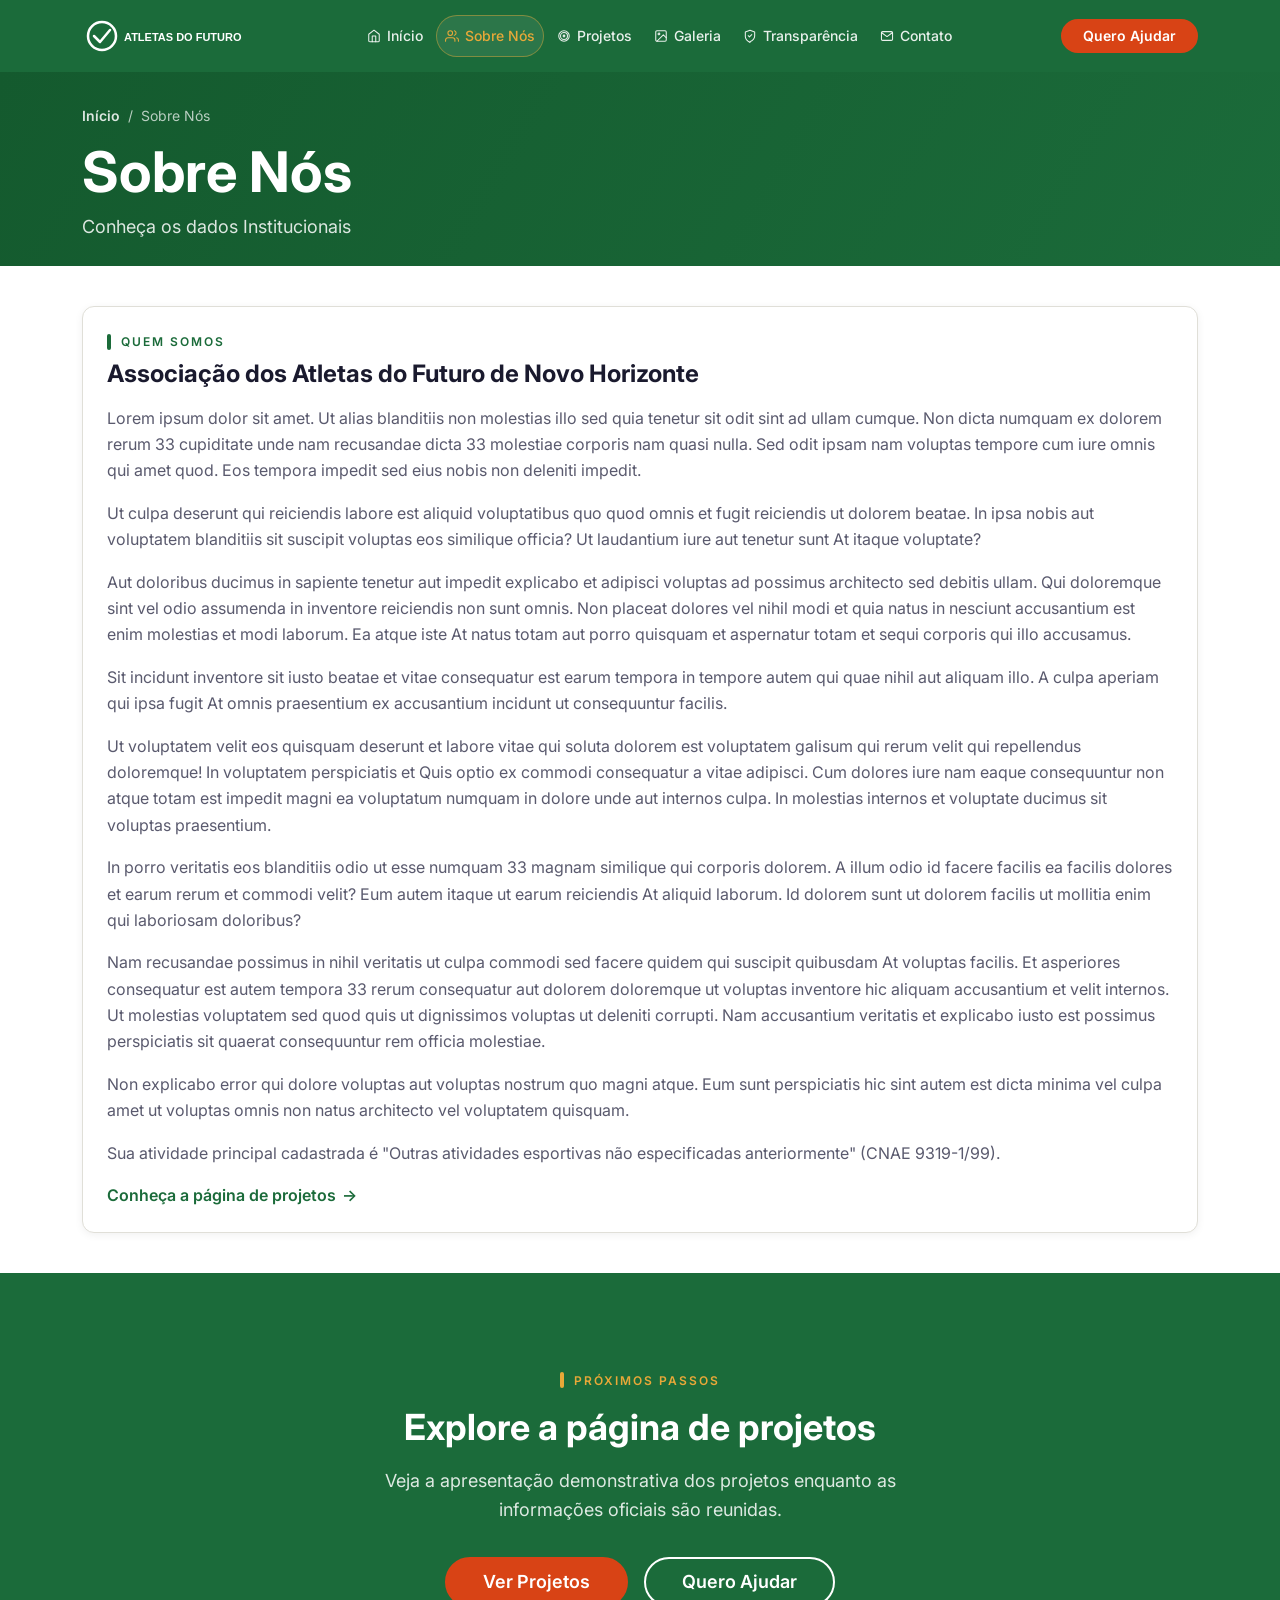
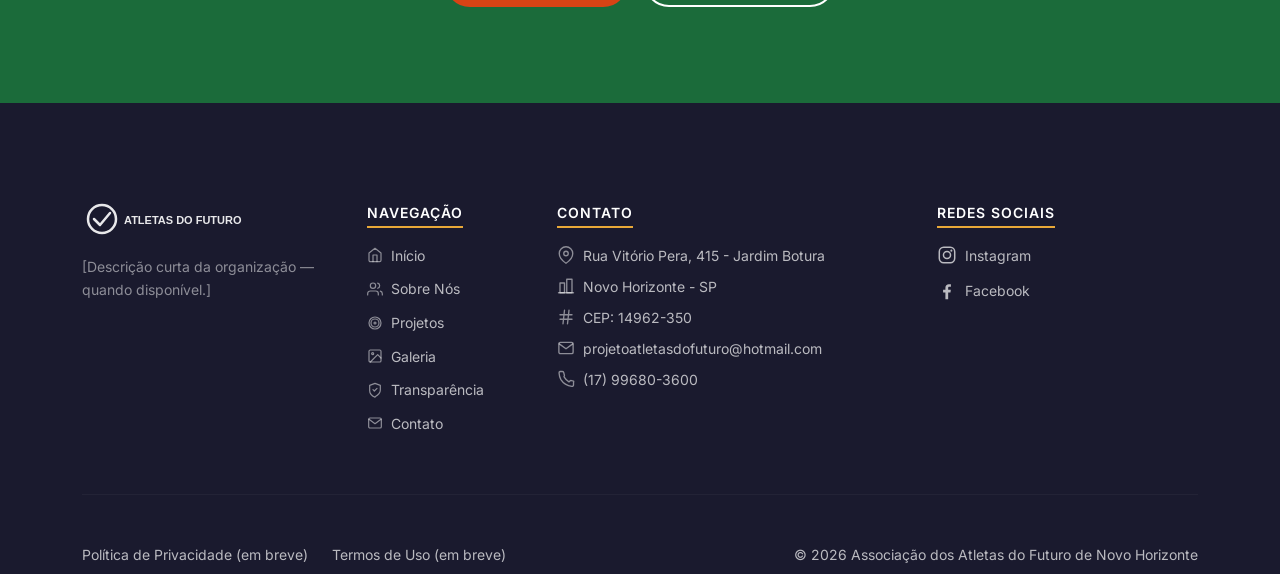
<file: sobre.html>
<!DOCTYPE html>
<html lang="pt-BR">
<head>
  <meta charset="UTF-8">
  <meta name="viewport" content="width=device-width, initial-scale=1.0">
  <meta http-equiv="refresh" content="0; url=sobre-nos.html">
  <link rel="canonical" href="sobre-nos.html">
  <title>Sobre Nós | Associação dos Atletas do Futuro de Novo Horizonte</title>
</head>
<body>
  <p>A página Sobre Nós está em <a href="sobre-nos.html">sobre-nos.html</a>.</p>
</body>
</html>
</file>
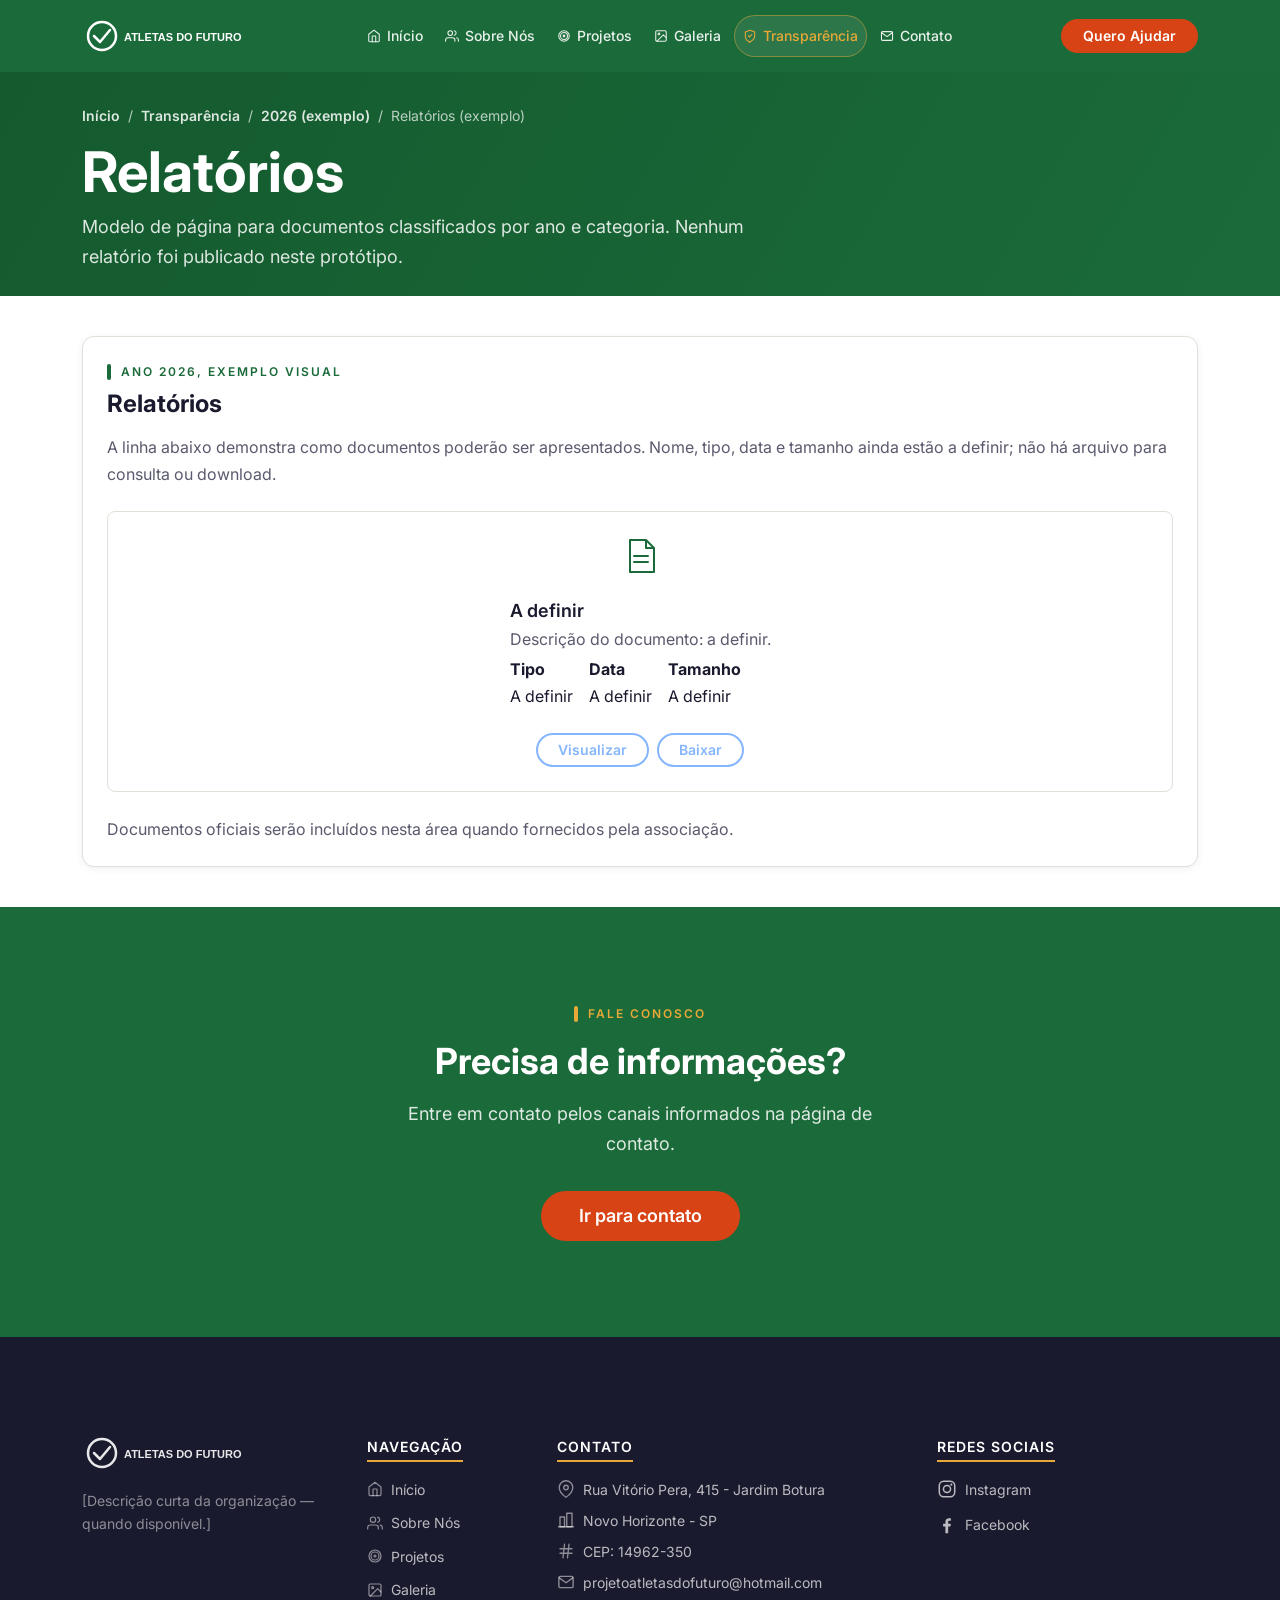
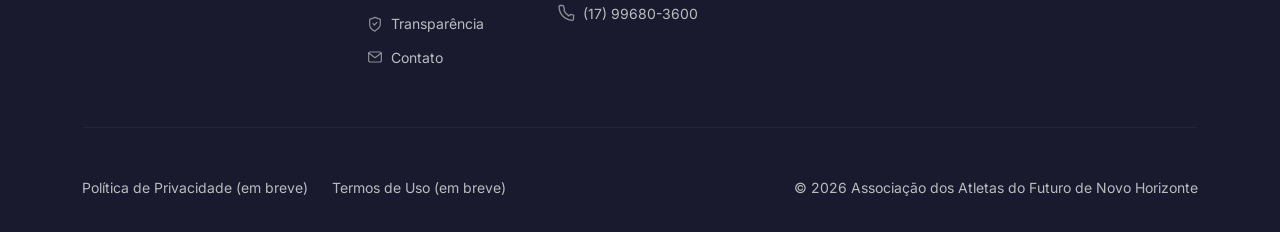
<file: transparencia-categoria.html>
﻿<!DOCTYPE html>
<html lang="pt-BR">
<head>
  <meta charset="UTF-8">
  <meta name="viewport" content="width=device-width, initial-scale=1.0">
  <meta name="description" content="Exemplo da organização de documentos por categoria na área de transparência da Associação dos Atletas do Futuro de Novo Horizonte.">
  <title>Relatórios (exemplo) | Associação dos Atletas do Futuro de Novo Horizonte</title>
  <link rel="preconnect" href="https://fonts.googleapis.com">
  <link rel="preconnect" href="https://fonts.gstatic.com" crossorigin>
  <link href="https://fonts.googleapis.com/css2?family=Inter:wght@400;500;600;700;800&display=swap" rel="stylesheet">
  <link href="https://cdn.jsdelivr.net/npm/bootstrap@5.3.3/dist/css/bootstrap.min.css" rel="stylesheet">
  <link rel="stylesheet" href="css/style.css">
</head>
<body class="internal-page">
  <a href="#main-content" class="skip-link">Pular para conteúdo</a>
  <header class="site-header" role="banner">
    <nav class="navbar navbar-expand-lg" aria-label="Navegação principal">
      <div class="container">
        <a class="navbar-brand" href="index.html" aria-label="Associação dos Atletas do Futuro - Página inicial">
          <img src="images/logo-placeholder.svg" alt="Identidade visual provisória da Associação dos Atletas do Futuro" height="40">
        </a>
        <button class="navbar-toggler" type="button" aria-expanded="false" aria-controls="main-nav" aria-label="Abrir menu de navegação" data-bs-toggle="collapse" data-bs-target="#main-nav">
          <span class="navbar-toggler-icon"></span>
        </button>
        <div class="collapse navbar-collapse" id="main-nav">
          <button class="mobile-menu-close" type="button" aria-label="Fechar menu de navegação" aria-controls="main-nav" aria-expanded="false">
            <svg width="24" height="24" viewBox="0 0 24 24" fill="none" aria-hidden="true"><path d="M6 6L18 18M18 6L6 18" stroke="currentColor" stroke-width="2" stroke-linecap="round" stroke-linejoin="round"/></svg>
          </button>
          <ul class="navbar-nav mx-auto mb-2 mb-lg-0">
            <li class="nav-item"><a class="nav-link" href="index.html"><svg class="nav-link-icon" width="20" height="20" viewBox="0 0 24 24" fill="none" aria-hidden="true"><path d="M3 9l9-7 9 7v11a2 2 0 0 1-2 2H5a2 2 0 0 1-2-2z" stroke="currentColor" stroke-width="1.8" stroke-linejoin="round"/><path d="M9 22V12h6v10" stroke="currentColor" stroke-width="1.8" stroke-linecap="round" stroke-linejoin="round"/></svg>Início</a></li>
            <li class="nav-item"><a class="nav-link" href="sobre-nos.html"><svg class="nav-link-icon" width="20" height="20" viewBox="0 0 24 24" fill="none" aria-hidden="true"><path d="M17 21v-2a4 4 0 0 0-4-4H5a4 4 0 0 0-4 4v2" stroke="currentColor" stroke-width="1.8" stroke-linecap="round" stroke-linejoin="round"/><circle cx="9" cy="7" r="4" stroke="currentColor" stroke-width="1.8"/><path d="M23 21v-2a4 4 0 0 0-3-3.87" stroke="currentColor" stroke-width="1.8" stroke-linecap="round"/><path d="M16 3.13a4 4 0 0 1 0 7.75" stroke="currentColor" stroke-width="1.8" stroke-linecap="round"/></svg>Sobre Nós</a></li>
            <li class="nav-item"><a class="nav-link" href="projetos.html"><svg class="nav-link-icon" width="20" height="20" viewBox="0 0 24 24" fill="none" aria-hidden="true"><circle cx="12" cy="12" r="9" stroke="currentColor" stroke-width="1.8"/><circle cx="12" cy="12" r="6" stroke="currentColor" stroke-width="1.8"/><circle cx="12" cy="12" r="1.5" stroke="currentColor" stroke-width="1.8"/></svg>Projetos</a></li>
            <li class="nav-item"><a class="nav-link" href="galeria.html"><svg class="nav-link-icon" width="20" height="20" viewBox="0 0 24 24" fill="none" aria-hidden="true"><rect x="3" y="3" width="18" height="18" rx="2" stroke="currentColor" stroke-width="1.8"/><circle cx="8.5" cy="8.5" r="1.5" stroke="currentColor" stroke-width="1.8"/><path d="M21 15l-5-5-11 11" stroke="currentColor" stroke-width="1.8" stroke-linecap="round" stroke-linejoin="round"/></svg>Galeria</a></li>
            <li class="nav-item"><a class="nav-link active" href="transparencia.html"><svg class="nav-link-icon" width="20" height="20" viewBox="0 0 24 24" fill="none" aria-hidden="true"><path d="M12 22s8-4 8-10V5l-8-3-8 3v8c0 6 8 10 8 10z" stroke="currentColor" stroke-width="1.8" stroke-linejoin="round"/><path d="M9 11.5l2 2 4-4" stroke="currentColor" stroke-width="1.8" stroke-linecap="round" stroke-linejoin="round"/></svg>Transparência</a></li>
            <li class="nav-item"><a class="nav-link" href="contato.html"><svg class="nav-link-icon" width="20" height="20" viewBox="0 0 24 24" fill="none" aria-hidden="true"><rect x="2.5" y="4.5" width="19" height="15" rx="2" stroke="currentColor" stroke-width="1.8"/><path d="M3 6.5l9 6.5 9-6.5" stroke="currentColor" stroke-width="1.8" stroke-linecap="round" stroke-linejoin="round"/></svg>Contato</a></li>
          </ul>
          <div class="d-flex align-items-center gap-2">
            <a href="contato.html#participar" class="btn btn-cta btn-sm">Quero Ajudar</a>
          </div>
        </div>
      </div>
    </nav>
  </header>

  <main id="main-content">
    <section class="inner-hero" aria-labelledby="page-title">
      <div class="container">
        <nav class="breadcrumb-wrap" aria-label="Você está aqui">
          <ol class="breadcrumb mb-0">
            <li class="breadcrumb-item"><a href="index.html">Início</a></li>
            <li class="breadcrumb-item"><a href="transparencia.html">Transparência</a></li>
            <li class="breadcrumb-item"><a href="transparencia.html#documentos">2026 (exemplo)</a></li>
            <li class="breadcrumb-item active" aria-current="page">Relatórios (exemplo)</li>
          </ol>
        </nav>
        <h1 id="page-title">Relatórios</h1>
        <p class="inner-hero-description">Modelo de página para documentos classificados por ano e categoria. Nenhum relatório foi publicado neste protótipo.</p>
      </div>
    </section>
    <section class="section-padding transparency" aria-labelledby="documents-title">
      <div class="container">
        <div class="content-panel">
          <span class="tag">Ano 2026, exemplo visual</span>
          <h2 id="documents-title">Relatórios</h2>
          <p class="section-description">A linha abaixo demonstra como documentos poderão ser apresentados. Nome, tipo, data e tamanho ainda estão a definir; não há arquivo para consulta ou download.</p>
          <div class="transparency-list mt-4" aria-label="Exemplo de apresentação de documentos">
            <article class="document-row document-card">
              <div class="document-icon" aria-hidden="true">
                <svg width="40" height="40" viewBox="0 0 40 40" fill="none"><path d="M10 4H26L34 12V36H10V4Z" stroke="currentColor" stroke-width="2" stroke-linejoin="round"/><path d="M26 4V12H34" stroke="currentColor" stroke-width="2" stroke-linejoin="round"/><path d="M14 20H28M14 26H28" stroke="currentColor" stroke-width="2" stroke-linecap="round"/></svg>
              </div>
              <div class="document-info">
                <h3 class="document-title">A definir</h3>
                <p class="mb-1">Descrição do documento: a definir.</p>
                <dl class="d-flex flex-wrap gap-3 mb-0">
                  <div><dt>Tipo</dt><dd class="mb-0">A definir</dd></div>
                  <div><dt>Data</dt><dd class="mb-0">A definir</dd></div>
                  <div><dt>Tamanho</dt><dd class="mb-0">A definir</dd></div>
                </dl>
              </div>
              <div class="d-flex flex-wrap gap-2" aria-label="Ações indisponíveis: nenhum documento publicado">
                <button type="button" class="btn btn-outline-primary btn-sm" disabled>Visualizar</button>
                <button type="button" class="btn btn-outline-primary btn-sm" disabled>Baixar</button>
              </div>
            </article>
          </div>
          <p class="mt-4 mb-0">Documentos oficiais serão incluídos nesta área quando fornecidos pela associação.</p>
        </div>
      </div>
    </section>
    <section class="cta-section" aria-labelledby="cta-title">
      <div class="container text-center">
        <span class="tag tag-on-dark">Fale conosco</span>
        <h2 id="cta-title">Precisa de informações?</h2>
        <p class="cta-description">Entre em contato pelos canais informados na página de contato.</p>
        <a href="contato.html" class="btn btn-cta btn-lg">Ir para contato</a>
      </div>
    </section>
  </main>

  <footer class="site-footer" role="contentinfo">
    <div class="container">
      <div class="row g-4">
        <div class="col-12 col-lg-3">
          <div class="footer-brand">
            <img src="images/logo-placeholder.svg" alt="Logo da Associação dos Atletas do Futuro" height="40">
            <p class="footer-description">[Descrição curta da organização — quando disponível.]</p>
          </div>
        </div>
        <div class="col-12 col-lg-2">
          <h3 class="footer-title">Navegação</h3>
          <ul class="footer-links footer-nav">
            <li><a href="index.html"><svg width="16" height="16" viewBox="0 0 24 24" fill="none" aria-hidden="true"><path d="M3 9l9-7 9 7v11a2 2 0 0 1-2 2H5a2 2 0 0 1-2-2z" stroke="currentColor" stroke-width="1.8" stroke-linejoin="round"/><path d="M9 22V12h6v10" stroke="currentColor" stroke-width="1.8" stroke-linecap="round" stroke-linejoin="round"/></svg>Início</a></li>
            <li><a href="sobre-nos.html"><svg width="16" height="16" viewBox="0 0 24 24" fill="none" aria-hidden="true"><path d="M17 21v-2a4 4 0 0 0-4-4H5a4 4 0 0 0-4 4v2" stroke="currentColor" stroke-width="1.8" stroke-linecap="round" stroke-linejoin="round"/><circle cx="9" cy="7" r="4" stroke="currentColor" stroke-width="1.8"/><path d="M23 21v-2a4 4 0 0 0-3-3.87" stroke="currentColor" stroke-width="1.8" stroke-linecap="round"/><path d="M16 3.13a4 4 0 0 1 0 7.75" stroke="currentColor" stroke-width="1.8" stroke-linecap="round"/></svg>Sobre Nós</a></li>
            <li><a href="projetos.html"><svg width="16" height="16" viewBox="0 0 24 24" fill="none" aria-hidden="true"><circle cx="12" cy="12" r="9" stroke="currentColor" stroke-width="1.8"/><circle cx="12" cy="12" r="6" stroke="currentColor" stroke-width="1.8"/><circle cx="12" cy="12" r="1.5" stroke="currentColor" stroke-width="1.8"/></svg>Projetos</a></li>
            <li><a href="galeria.html"><svg width="16" height="16" viewBox="0 0 24 24" fill="none" aria-hidden="true"><rect x="3" y="3" width="18" height="18" rx="2" stroke="currentColor" stroke-width="1.8"/><circle cx="8.5" cy="8.5" r="1.5" stroke="currentColor" stroke-width="1.8"/><path d="M21 15l-5-5-11 11" stroke="currentColor" stroke-width="1.8" stroke-linecap="round" stroke-linejoin="round"/></svg>Galeria</a></li>
            <li><a href="transparencia.html"><svg width="16" height="16" viewBox="0 0 24 24" fill="none" aria-hidden="true"><path d="M12 22s8-4 8-10V5l-8-3-8 3v8c0 6 8 10 8 10z" stroke="currentColor" stroke-width="1.8" stroke-linejoin="round"/><path d="M9 11.5l2 2 4-4" stroke="currentColor" stroke-width="1.8" stroke-linecap="round" stroke-linejoin="round"/></svg>Transparência</a></li>
            <li><a href="contato.html"><svg width="16" height="16" viewBox="0 0 24 24" fill="none" aria-hidden="true"><rect x="2.5" y="4.5" width="19" height="15" rx="2" stroke="currentColor" stroke-width="1.8"/><path d="M3 6.5l9 6.5 9-6.5" stroke="currentColor" stroke-width="1.8" stroke-linecap="round" stroke-linejoin="round"/></svg>Contato</a></li>
          </ul>
        </div>
        <div class="col-12 col-lg-4">
          <h3 class="footer-title">Contato</h3>
          <ul class="footer-links footer-contact">
            <li>
              <svg width="18" height="18" viewBox="0 0 24 24" fill="none" aria-hidden="true">
                <path d="M21 10c0 7-9 13-9 13s-9-6-9-13a9 9 0 0 1 18 0z" stroke="currentColor" stroke-width="1.8"/>
                <circle cx="12" cy="10" r="3" stroke="currentColor" stroke-width="1.8"/>
              </svg>
              Rua Vitório Pera, 415 - Jardim Botura
            </li>
            <li>
              <svg width="18" height="18" viewBox="0 0 24 24" fill="none" aria-hidden="true">
                <rect x="4" y="8" width="6" height="13" stroke="currentColor" stroke-width="1.8" stroke-linejoin="round"/>
                <rect x="13" y="3" width="7" height="18" stroke="currentColor" stroke-width="1.8" stroke-linejoin="round"/>
                <path d="M2 21h20" stroke="currentColor" stroke-width="1.8" stroke-linecap="round"/>
              </svg>
              Novo Horizonte - SP
            </li>
            <li>
              <svg width="18" height="18" viewBox="0 0 24 24" fill="none" aria-hidden="true">
                <path d="M4 9h16M4 15h16M10 3L8 21M16 3l-2 18" stroke="currentColor" stroke-width="1.8" stroke-linecap="round"/>
              </svg>
              CEP: 14962-350
            </li>
            <li>
              <a href="mailto:projetoatletasdofuturo@hotmail.com">
                <svg width="18" height="18" viewBox="0 0 24 24" fill="none" aria-hidden="true">
                  <rect x="2.5" y="4.5" width="19" height="15" rx="2" stroke="currentColor" stroke-width="1.8"/>
                  <path d="M3 6.5l9 6.5 9-6.5" stroke="currentColor" stroke-width="1.8" stroke-linecap="round" stroke-linejoin="round"/>
                </svg>
                projetoatletasdofuturo@hotmail.com
              </a>
            </li>
            <li>
              <a href="tel:+5517996803600">
                <svg width="18" height="18" viewBox="0 0 24 24" fill="none" aria-hidden="true">
                  <path d="M22 16.92v3a2 2 0 0 1-2.18 2 19.79 19.79 0 0 1-8.63-3.07 19.5 19.5 0 0 1-6-6A19.79 19.79 0 0 1 2.75 4.08 2 2 0 0 1 4.11 2h3a2 2 0 0 1 2 1.72c.12.96.36 1.9.7 2.81a2 2 0 0 1-.45 2.11L9.91 9.91a16 16 0 0 0 6 6l1.27-1.27a2 2 0 0 1 2.11-.45c.91.34 1.85.58 2.81.7A2 2 0 0 1 22 16.92z" stroke="currentColor" stroke-width="1.8" stroke-linejoin="round"/>
                </svg>
                (17) 99680-3600
              </a>
            </li>
          </ul>
        </div>
        <div class="col-12 col-lg-3">
          <h3 class="footer-title">Redes Sociais</h3>
          <ul class="footer-social">
            <li>
              <a href="#" aria-label="Instagram da Associação dos Atletas do Futuro">
                <svg width="20" height="20" viewBox="0 0 24 24" fill="none" aria-hidden="true">
                  <rect x="2.75" y="2.75" width="18.5" height="18.5" rx="5.25" stroke="currentColor" stroke-width="1.8" />
                  <circle cx="12" cy="12" r="4.25" stroke="currentColor" stroke-width="1.8" />
                  <circle cx="17.25" cy="6.75" r="1.25" fill="currentColor" />
                </svg>
                Instagram
              </a>
            </li>
            <li>
              <a href="#" aria-label="Facebook da Associação dos Atletas do Futuro">
                <svg width="20" height="20" viewBox="0 0 24 24" fill="none" aria-hidden="true">
                  <path d="M13.4 21.9v-8.2h2.76l.41-3.2H13.4V8.46c0-.93.26-1.56 1.59-1.56h1.7V4.03c-.29-.04-1.3-.13-2.47-.13-2.45 0-4.12 1.5-4.12 4.24v2.36H7.32v3.2h2.78v8.2h3.3z" fill="currentColor" />
                </svg>
                Facebook
              </a>
            </li>
          </ul>
        </div>
      </div>
      <hr class="footer-divider">
      <div class="row align-items-center g-3">
        <div class="col-12 col-md-6">
          <ul class="footer-legal">
            <li>Política de Privacidade (em breve)</li>
            <li>Termos de Uso (em breve)</li>
          </ul>
        </div>
        <div class="col-12 col-md-6 text-md-end">
          <p class="footer-copyright">© 2026 Associação dos Atletas do Futuro de Novo Horizonte</p>
        </div>
      </div>
    </div>
  </footer>
  <button class="scroll-to-top" id="scrollToTop" aria-label="Voltar ao topo" type="button"><svg width="20" height="20" viewBox="0 0 20 20" fill="none" aria-hidden="true"><path d="M10 16V4M10 4L4 10M10 4L16 10" stroke="currentColor" stroke-width="2" stroke-linecap="round" stroke-linejoin="round"/></svg></button>
  <script src="https://cdn.jsdelivr.net/npm/bootstrap@5.3.3/dist/js/bootstrap.bundle.min.js"></script>
  <script src="js/site.js"></script>
</body>
</html>
</file>
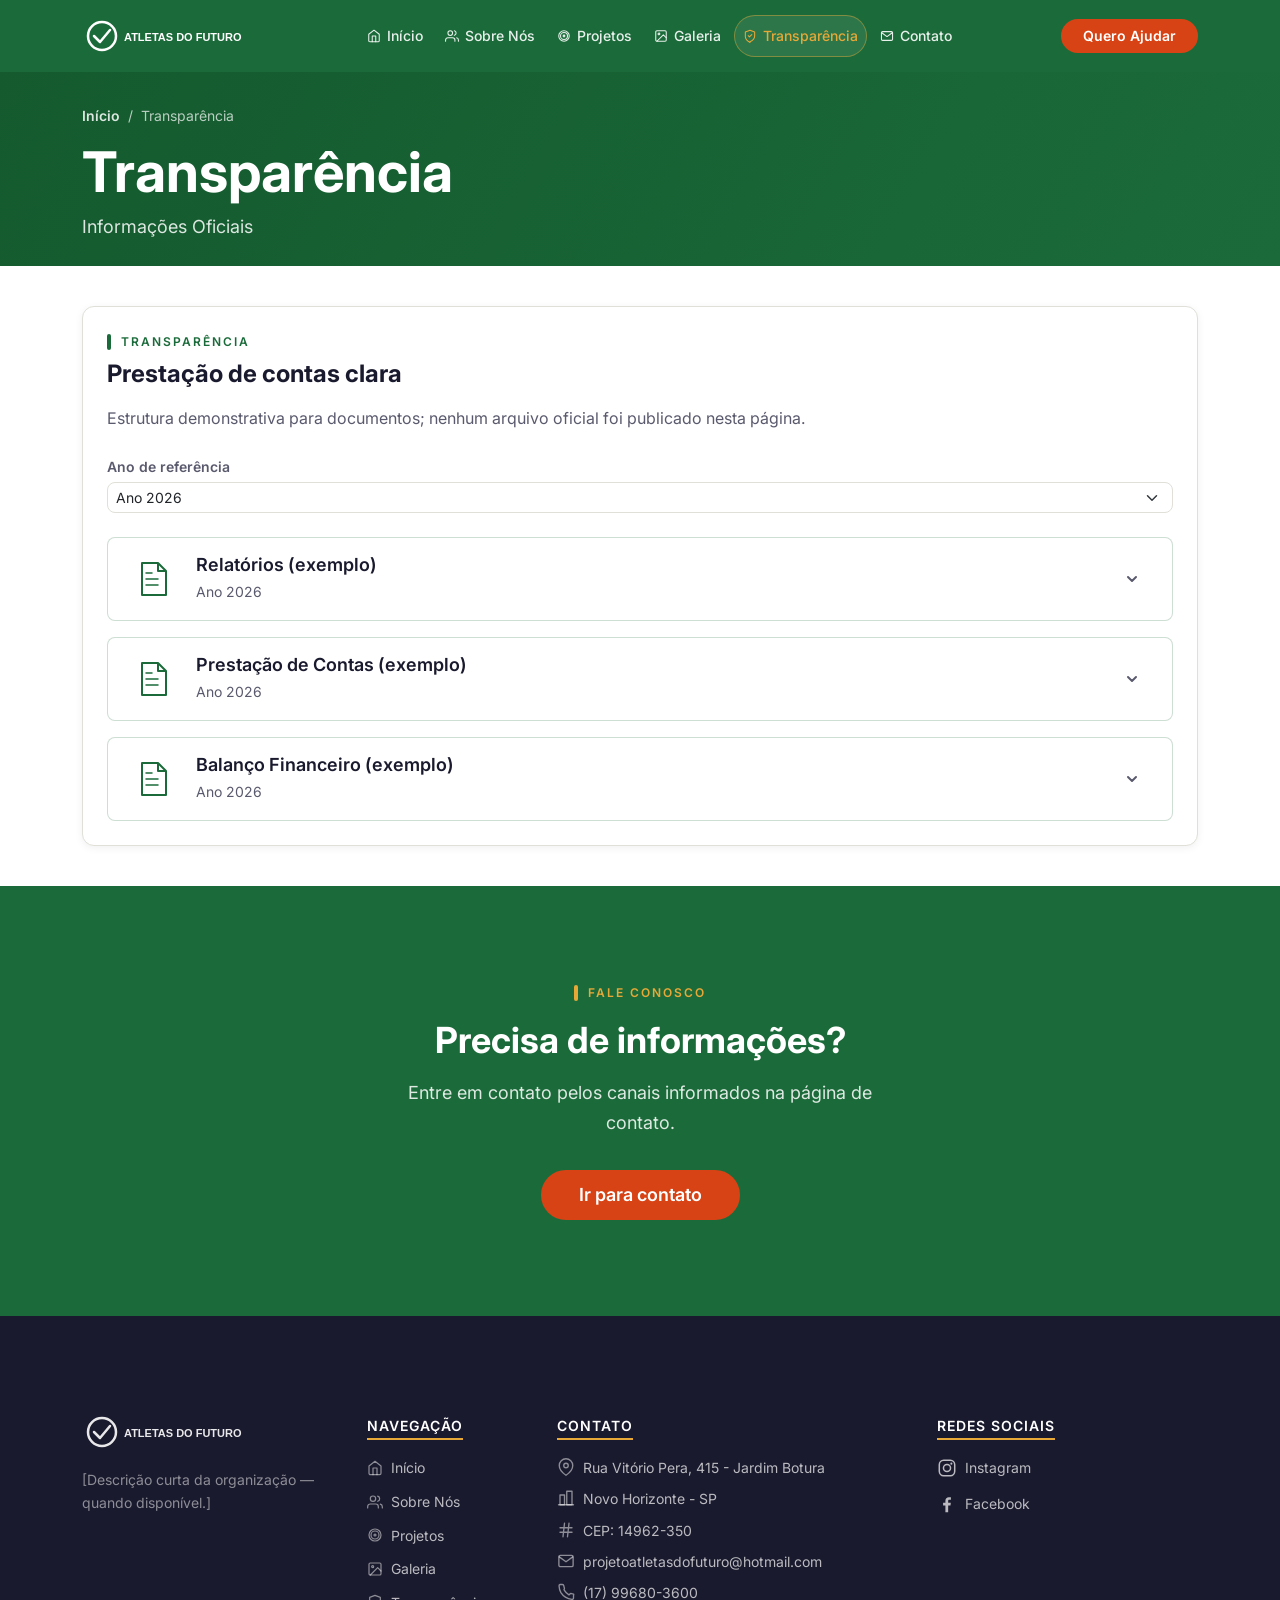
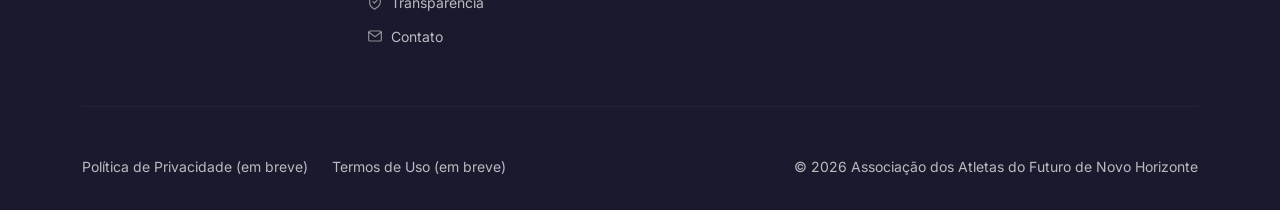
<file: transparencia.html>
﻿<!doctype html>
<html lang="pt-BR">
  <head>
    <meta charset="UTF-8" />
    <meta name="viewport" content="width=device-width, initial-scale=1.0" />
    <meta
      name="description"
      content="Estrutura demonstrativa da área de transparência da Associação dos Atletas do Futuro de Novo Horizonte."
    />
    <title>Transparência | Associação dos Atletas do Futuro de Novo Horizonte</title>
    <link rel="preconnect" href="https://fonts.googleapis.com" />
    <link rel="preconnect" href="https://fonts.gstatic.com" crossorigin />
    <link href="https://fonts.googleapis.com/css2?family=Inter:wght@400;500;600;700;800&display=swap" rel="stylesheet" />
    <link href="https://cdn.jsdelivr.net/npm/bootstrap@5.3.3/dist/css/bootstrap.min.css" rel="stylesheet" />
    <link rel="stylesheet" href="css/style.css" />
  </head>
  <body class="internal-page">
    <a href="#main-content" class="skip-link">Pular para conteúdo</a>
    <header class="site-header" role="banner">
      <nav class="navbar navbar-expand-lg" aria-label="Navegação principal">
        <div class="container">
          <a class="navbar-brand" href="index.html" aria-label="Associação dos Atletas do Futuro - Página inicial">
            <img
              src="images/logo-placeholder.svg"
              alt="Identidade visual provisória da Associação dos Atletas do Futuro"
              height="40"
            />
          </a>
          <button
            class="navbar-toggler"
            type="button"
            aria-expanded="false"
            aria-controls="main-nav"
            aria-label="Abrir menu de navegação"
            data-bs-toggle="collapse"
            data-bs-target="#main-nav"
          >
            <span class="navbar-toggler-icon"></span>
          </button>
          <div class="collapse navbar-collapse" id="main-nav">
            <button
              class="mobile-menu-close"
              type="button"
              aria-label="Fechar menu de navegação"
              aria-controls="main-nav"
              aria-expanded="false"
            >
              <svg width="24" height="24" viewBox="0 0 24 24" fill="none" aria-hidden="true">
                <path
                  d="M6 6L18 18M18 6L6 18"
                  stroke="currentColor"
                  stroke-width="2"
                  stroke-linecap="round"
                  stroke-linejoin="round"
                />
              </svg>
            </button>
            <ul class="navbar-nav mx-auto mb-2 mb-lg-0">
              <li class="nav-item"><a class="nav-link" href="index.html"><svg class="nav-link-icon" width="20" height="20" viewBox="0 0 24 24" fill="none" aria-hidden="true"><path d="M3 9l9-7 9 7v11a2 2 0 0 1-2 2H5a2 2 0 0 1-2-2z" stroke="currentColor" stroke-width="1.8" stroke-linejoin="round"/><path d="M9 22V12h6v10" stroke="currentColor" stroke-width="1.8" stroke-linecap="round" stroke-linejoin="round"/></svg>Início</a></li>
              <li class="nav-item"><a class="nav-link" href="sobre-nos.html"><svg class="nav-link-icon" width="20" height="20" viewBox="0 0 24 24" fill="none" aria-hidden="true"><path d="M17 21v-2a4 4 0 0 0-4-4H5a4 4 0 0 0-4 4v2" stroke="currentColor" stroke-width="1.8" stroke-linecap="round" stroke-linejoin="round"/><circle cx="9" cy="7" r="4" stroke="currentColor" stroke-width="1.8"/><path d="M23 21v-2a4 4 0 0 0-3-3.87" stroke="currentColor" stroke-width="1.8" stroke-linecap="round"/><path d="M16 3.13a4 4 0 0 1 0 7.75" stroke="currentColor" stroke-width="1.8" stroke-linecap="round"/></svg>Sobre Nós</a></li>
              <li class="nav-item"><a class="nav-link" href="projetos.html"><svg class="nav-link-icon" width="20" height="20" viewBox="0 0 24 24" fill="none" aria-hidden="true"><circle cx="12" cy="12" r="9" stroke="currentColor" stroke-width="1.8"/><circle cx="12" cy="12" r="6" stroke="currentColor" stroke-width="1.8"/><circle cx="12" cy="12" r="1.5" stroke="currentColor" stroke-width="1.8"/></svg>Projetos</a></li>
              <li class="nav-item"><a class="nav-link" href="galeria.html"><svg class="nav-link-icon" width="20" height="20" viewBox="0 0 24 24" fill="none" aria-hidden="true"><rect x="3" y="3" width="18" height="18" rx="2" stroke="currentColor" stroke-width="1.8"/><circle cx="8.5" cy="8.5" r="1.5" stroke="currentColor" stroke-width="1.8"/><path d="M21 15l-5-5-11 11" stroke="currentColor" stroke-width="1.8" stroke-linecap="round" stroke-linejoin="round"/></svg>Galeria</a></li>
              <li class="nav-item"><a class="nav-link active" href="transparencia.html" aria-current="page"><svg class="nav-link-icon" width="20" height="20" viewBox="0 0 24 24" fill="none" aria-hidden="true"><path d="M12 22s8-4 8-10V5l-8-3-8 3v8c0 6 8 10 8 10z" stroke="currentColor" stroke-width="1.8" stroke-linejoin="round"/><path d="M9 11.5l2 2 4-4" stroke="currentColor" stroke-width="1.8" stroke-linecap="round" stroke-linejoin="round"/></svg>Transparência</a></li>
              <li class="nav-item"><a class="nav-link" href="contato.html"><svg class="nav-link-icon" width="20" height="20" viewBox="0 0 24 24" fill="none" aria-hidden="true"><rect x="2.5" y="4.5" width="19" height="15" rx="2" stroke="currentColor" stroke-width="1.8"/><path d="M3 6.5l9 6.5 9-6.5" stroke="currentColor" stroke-width="1.8" stroke-linecap="round" stroke-linejoin="round"/></svg>Contato</a></li>
            </ul>
            <div class="d-flex align-items-center gap-2">
              <a href="contato.html#participar" class="btn btn-cta btn-sm">Quero Ajudar</a>
            </div>
          </div>
        </div>
      </nav>
    </header>

    <main id="main-content">
      <section class="inner-hero" aria-labelledby="page-title">
        <div class="container">
          <nav class="breadcrumb-wrap" aria-label="Você está aqui">
            <ol class="breadcrumb mb-0">
              <li class="breadcrumb-item"><a href="index.html">Início</a></li>
              <li class="breadcrumb-item active" aria-current="page">Transparência</li>
            </ol>
          </nav>
          <h1 id="page-title">Transparência</h1>
          <p class="inner-hero-description">Informações Oficiais</p>
        </div>
      </section>
      <section class="transparency section-padding" id="documentos" aria-labelledby="transparency-title">
        <div class="container">
          <div class="content-panel">
            <div class="section-header">
              <span class="tag">Transparência</span>
              <h2 id="transparency-title">Prestação de contas clara</h2>
              <p class="section-description">
                Estrutura demonstrativa para documentos; nenhum arquivo oficial foi publicado nesta página.
              </p>
            </div>
            <div class="year-switcher">
              <label class="form-label" for="transparency-year">Ano de referência</label>
              <select class="form-select form-select-sm" id="transparency-year" data-year-select>
                <option value="2026" selected>Ano 2026</option>
                <option value="2025">Ano 2025</option>
              </select>
            </div>
            <div class="transparency-list mt-4" data-transparency-accordion data-year-panel="2026" data-animate="fade-up">
              <div
                class="document-card"
                role="button"
                tabindex="0"
                data-accordion-toggle
                aria-expanded="false"
                aria-controls="transp-doc-2026-1"
              >
                <div class="document-card-header">
                  <div class="document-icon" aria-hidden="true">
                    <svg width="40" height="40" viewBox="0 0 40 40" fill="none">
                      <path d="M10 4H26L34 12V36H10V4Z" stroke="currentColor" stroke-width="2" stroke-linejoin="round" />
                      <path d="M26 4V12H34" stroke="currentColor" stroke-width="2" stroke-linejoin="round" />
                      <line x1="14" y1="20" x2="26" y2="20" stroke="currentColor" stroke-width="1.5" stroke-linecap="round" />
                      <line x1="14" y1="26" x2="26" y2="26" stroke="currentColor" stroke-width="1.5" stroke-linecap="round" />
                      <line x1="14" y1="14" x2="20" y2="14" stroke="currentColor" stroke-width="1.5" stroke-linecap="round" />
                    </svg>
                  </div>
                  <div class="document-info">
                    <h3 class="document-title">Relatórios (exemplo)</h3>
                    <span class="document-year">Ano 2026</span>
                  </div>
                  <span class="document-accordion-chevron" aria-hidden="true">
                    <svg width="16" height="16" viewBox="0 0 16 16" fill="none">
                      <path
                        d="M4 6L8 10L12 6"
                        stroke="currentColor"
                        stroke-width="2"
                        stroke-linecap="round"
                        stroke-linejoin="round"
                      />
                    </svg>
                  </span>
                </div>
                <div class="document-panel" id="transp-doc-2026-1" data-accordion-panel hidden>
                  <div class="document-panel-inner">
                    <ul class="transparency-accordion-list">
                      <li><a href="#"><svg width="16" height="16" viewBox="0 0 24 24" fill="none" aria-hidden="true"><path d="M12 22s8-4 8-10V5l-8-3-8 3v8c0 6 8 10 8 10z" stroke="currentColor" stroke-width="1.8" stroke-linejoin="round"/><path d="M9 11.5l2 2 4-4" stroke="currentColor" stroke-width="1.8" stroke-linecap="round" stroke-linejoin="round"/></svg>Relatório de Atividades 2026 (exemplo)</a></li>
                      <li><a href="#"><svg width="16" height="16" viewBox="0 0 24 24" fill="none" aria-hidden="true"><path d="M12 22s8-4 8-10V5l-8-3-8 3v8c0 6 8 10 8 10z" stroke="currentColor" stroke-width="1.8" stroke-linejoin="round"/><path d="M9 11.5l2 2 4-4" stroke="currentColor" stroke-width="1.8" stroke-linecap="round" stroke-linejoin="round"/></svg>Relatório de Gestão 2026 (exemplo)</a></li>
                      <li><a href="#"><svg width="16" height="16" viewBox="0 0 24 24" fill="none" aria-hidden="true"><path d="M12 22s8-4 8-10V5l-8-3-8 3v8c0 6 8 10 8 10z" stroke="currentColor" stroke-width="1.8" stroke-linejoin="round"/><path d="M9 11.5l2 2 4-4" stroke="currentColor" stroke-width="1.8" stroke-linecap="round" stroke-linejoin="round"/></svg>Relatório Anual de Prestação de Contas (exemplo)</a></li>
                    </ul>
                  </div>
                </div>
              </div>

              <div
                class="document-card"
                role="button"
                tabindex="0"
                data-accordion-toggle
                aria-expanded="false"
                aria-controls="transp-doc-2026-2"
              >
                <div class="document-card-header">
                  <div class="document-icon" aria-hidden="true">
                    <svg width="40" height="40" viewBox="0 0 40 40" fill="none">
                      <path d="M10 4H26L34 12V36H10V4Z" stroke="currentColor" stroke-width="2" stroke-linejoin="round" />
                      <path d="M26 4V12H34" stroke="currentColor" stroke-width="2" stroke-linejoin="round" />
                      <line x1="14" y1="20" x2="26" y2="20" stroke="currentColor" stroke-width="1.5" stroke-linecap="round" />
                      <line x1="14" y1="26" x2="26" y2="26" stroke="currentColor" stroke-width="1.5" stroke-linecap="round" />
                      <line x1="14" y1="14" x2="20" y2="14" stroke="currentColor" stroke-width="1.5" stroke-linecap="round" />
                    </svg>
                  </div>
                  <div class="document-info">
                    <h3 class="document-title">Prestação de Contas (exemplo)</h3>
                    <span class="document-year">Ano 2026</span>
                  </div>
                  <span class="document-accordion-chevron" aria-hidden="true">
                    <svg width="16" height="16" viewBox="0 0 16 16" fill="none">
                      <path
                        d="M4 6L8 10L12 6"
                        stroke="currentColor"
                        stroke-width="2"
                        stroke-linecap="round"
                        stroke-linejoin="round"
                      />
                    </svg>
                  </span>
                </div>
                <div class="document-panel" id="transp-doc-2026-2" data-accordion-panel hidden>
                  <div class="document-panel-inner">
                    <ul class="transparency-accordion-list">
                      <li><a href="#"><svg width="16" height="16" viewBox="0 0 24 24" fill="none" aria-hidden="true"><path d="M12 22s8-4 8-10V5l-8-3-8 3v8c0 6 8 10 8 10z" stroke="currentColor" stroke-width="1.8" stroke-linejoin="round"/><path d="M9 11.5l2 2 4-4" stroke="currentColor" stroke-width="1.8" stroke-linecap="round" stroke-linejoin="round"/></svg>Prestação de Contas Anual 2026 (exemplo)</a></li>
                      <li><a href="#"><svg width="16" height="16" viewBox="0 0 24 24" fill="none" aria-hidden="true"><path d="M12 22s8-4 8-10V5l-8-3-8 3v8c0 6 8 10 8 10z" stroke="currentColor" stroke-width="1.8" stroke-linejoin="round"/><path d="M9 11.5l2 2 4-4" stroke="currentColor" stroke-width="1.8" stroke-linecap="round" stroke-linejoin="round"/></svg>Prestação de Contas Trimestral Q1 (exemplo)</a></li>
                      <li><a href="#"><svg width="16" height="16" viewBox="0 0 24 24" fill="none" aria-hidden="true"><path d="M12 22s8-4 8-10V5l-8-3-8 3v8c0 6 8 10 8 10z" stroke="currentColor" stroke-width="1.8" stroke-linejoin="round"/><path d="M9 11.5l2 2 4-4" stroke="currentColor" stroke-width="1.8" stroke-linecap="round" stroke-linejoin="round"/></svg>Prestação de Contas Trimestral Q2 (exemplo)</a></li>
                    </ul>
                  </div>
                </div>
              </div>

              <div
                class="document-card"
                role="button"
                tabindex="0"
                data-accordion-toggle
                aria-expanded="false"
                aria-controls="transp-doc-2026-3"
              >
                <div class="document-card-header">
                  <div class="document-icon" aria-hidden="true">
                    <svg width="40" height="40" viewBox="0 0 40 40" fill="none">
                      <path d="M10 4H26L34 12V36H10V4Z" stroke="currentColor" stroke-width="2" stroke-linejoin="round" />
                      <path d="M26 4V12H34" stroke="currentColor" stroke-width="2" stroke-linejoin="round" />
                      <line x1="14" y1="20" x2="26" y2="20" stroke="currentColor" stroke-width="1.5" stroke-linecap="round" />
                      <line x1="14" y1="26" x2="26" y2="26" stroke="currentColor" stroke-width="1.5" stroke-linecap="round" />
                      <line x1="14" y1="14" x2="20" y2="14" stroke="currentColor" stroke-width="1.5" stroke-linecap="round" />
                    </svg>
                  </div>
                  <div class="document-info">
                    <h3 class="document-title">Balanço Financeiro (exemplo)</h3>
                    <span class="document-year">Ano 2026</span>
                  </div>
                  <span class="document-accordion-chevron" aria-hidden="true">
                    <svg width="16" height="16" viewBox="0 0 16 16" fill="none">
                      <path
                        d="M4 6L8 10L12 6"
                        stroke="currentColor"
                        stroke-width="2"
                        stroke-linecap="round"
                        stroke-linejoin="round"
                      />
                    </svg>
                  </span>
                </div>
                <div class="document-panel" id="transp-doc-2026-3" data-accordion-panel hidden>
                  <div class="document-panel-inner">
                    <ul class="transparency-accordion-list">
                      <li><a href="#"><svg width="16" height="16" viewBox="0 0 24 24" fill="none" aria-hidden="true"><path d="M12 22s8-4 8-10V5l-8-3-8 3v8c0 6 8 10 8 10z" stroke="currentColor" stroke-width="1.8" stroke-linejoin="round"/><path d="M9 11.5l2 2 4-4" stroke="currentColor" stroke-width="1.8" stroke-linecap="round" stroke-linejoin="round"/></svg>Balanço Financeiro Anual 2026 (exemplo)</a></li>
                      <li><a href="#"><svg width="16" height="16" viewBox="0 0 24 24" fill="none" aria-hidden="true"><path d="M12 22s8-4 8-10V5l-8-3-8 3v8c0 6 8 10 8 10z" stroke="currentColor" stroke-width="1.8" stroke-linejoin="round"/><path d="M9 11.5l2 2 4-4" stroke="currentColor" stroke-width="1.8" stroke-linecap="round" stroke-linejoin="round"/></svg>Balanço Patrimonial 2026 (exemplo)</a></li>
                      <li><a href="#"><svg width="16" height="16" viewBox="0 0 24 24" fill="none" aria-hidden="true"><path d="M12 22s8-4 8-10V5l-8-3-8 3v8c0 6 8 10 8 10z" stroke="currentColor" stroke-width="1.8" stroke-linejoin="round"/><path d="M9 11.5l2 2 4-4" stroke="currentColor" stroke-width="1.8" stroke-linecap="round" stroke-linejoin="round"/></svg>Demonstração de Resultados 2026 (exemplo)</a></li>
                    </ul>
                  </div>
                </div>
              </div>
            </div>

            <div class="transparency-list mt-4" data-transparency-accordion data-year-panel="2025" hidden>
              <div
                class="document-card"
                role="button"
                tabindex="0"
                data-accordion-toggle
                aria-expanded="false"
                aria-controls="transp-doc-2025-1"
              >
                <div class="document-card-header">
                  <div class="document-icon" aria-hidden="true">
                    <svg width="40" height="40" viewBox="0 0 40 40" fill="none">
                      <path d="M10 4H26L34 12V36H10V4Z" stroke="currentColor" stroke-width="2" stroke-linejoin="round" />
                      <path d="M26 4V12H34" stroke="currentColor" stroke-width="2" stroke-linejoin="round" />
                      <line x1="14" y1="20" x2="26" y2="20" stroke="currentColor" stroke-width="1.5" stroke-linecap="round" />
                      <line x1="14" y1="26" x2="26" y2="26" stroke="currentColor" stroke-width="1.5" stroke-linecap="round" />
                      <line x1="14" y1="14" x2="20" y2="14" stroke="currentColor" stroke-width="1.5" stroke-linecap="round" />
                    </svg>
                  </div>
                  <div class="document-info">
                    <h3 class="document-title">Relatórios (exemplo)</h3>
                    <span class="document-year">Ano 2025</span>
                  </div>
                  <span class="document-accordion-chevron" aria-hidden="true">
                    <svg width="16" height="16" viewBox="0 0 16 16" fill="none">
                      <path
                        d="M4 6L8 10L12 6"
                        stroke="currentColor"
                        stroke-width="2"
                        stroke-linecap="round"
                        stroke-linejoin="round"
                      />
                    </svg>
                  </span>
                </div>
                <div class="document-panel" id="transp-doc-2025-1" data-accordion-panel hidden>
                  <div class="document-panel-inner">
                    <ul class="transparency-accordion-list">
                      <li><a href="#"><svg width="16" height="16" viewBox="0 0 24 24" fill="none" aria-hidden="true"><path d="M12 22s8-4 8-10V5l-8-3-8 3v8c0 6 8 10 8 10z" stroke="currentColor" stroke-width="1.8" stroke-linejoin="round"/><path d="M9 11.5l2 2 4-4" stroke="currentColor" stroke-width="1.8" stroke-linecap="round" stroke-linejoin="round"/></svg>Relatório de Atividades 2025 (exemplo)</a></li>
                      <li><a href="#"><svg width="16" height="16" viewBox="0 0 24 24" fill="none" aria-hidden="true"><path d="M12 22s8-4 8-10V5l-8-3-8 3v8c0 6 8 10 8 10z" stroke="currentColor" stroke-width="1.8" stroke-linejoin="round"/><path d="M9 11.5l2 2 4-4" stroke="currentColor" stroke-width="1.8" stroke-linecap="round" stroke-linejoin="round"/></svg>Relatório de Gestão 2025 (exemplo)</a></li>
                      <li><a href="#"><svg width="16" height="16" viewBox="0 0 24 24" fill="none" aria-hidden="true"><path d="M12 22s8-4 8-10V5l-8-3-8 3v8c0 6 8 10 8 10z" stroke="currentColor" stroke-width="1.8" stroke-linejoin="round"/><path d="M9 11.5l2 2 4-4" stroke="currentColor" stroke-width="1.8" stroke-linecap="round" stroke-linejoin="round"/></svg>Relatório Anual de Prestação de Contas 2025 (exemplo)</a></li>
                    </ul>
                  </div>
                </div>
              </div>

              <div
                class="document-card"
                role="button"
                tabindex="0"
                data-accordion-toggle
                aria-expanded="false"
                aria-controls="transp-doc-2025-2"
              >
                <div class="document-card-header">
                  <div class="document-icon" aria-hidden="true">
                    <svg width="40" height="40" viewBox="0 0 40 40" fill="none">
                      <path d="M10 4H26L34 12V36H10V4Z" stroke="currentColor" stroke-width="2" stroke-linejoin="round" />
                      <path d="M26 4V12H34" stroke="currentColor" stroke-width="2" stroke-linejoin="round" />
                      <line x1="14" y1="20" x2="26" y2="20" stroke="currentColor" stroke-width="1.5" stroke-linecap="round" />
                      <line x1="14" y1="26" x2="26" y2="26" stroke="currentColor" stroke-width="1.5" stroke-linecap="round" />
                      <line x1="14" y1="14" x2="20" y2="14" stroke="currentColor" stroke-width="1.5" stroke-linecap="round" />
                    </svg>
                  </div>
                  <div class="document-info">
                    <h3 class="document-title">Prestação de Contas (exemplo)</h3>
                    <span class="document-year">Ano 2025</span>
                  </div>
                  <span class="document-accordion-chevron" aria-hidden="true">
                    <svg width="16" height="16" viewBox="0 0 16 16" fill="none">
                      <path
                        d="M4 6L8 10L12 6"
                        stroke="currentColor"
                        stroke-width="2"
                        stroke-linecap="round"
                        stroke-linejoin="round"
                      />
                    </svg>
                  </span>
                </div>
                <div class="document-panel" id="transp-doc-2025-2" data-accordion-panel hidden>
                  <div class="document-panel-inner">
                    <ul class="transparency-accordion-list">
                      <li><a href="#"><svg width="16" height="16" viewBox="0 0 24 24" fill="none" aria-hidden="true"><path d="M12 22s8-4 8-10V5l-8-3-8 3v8c0 6 8 10 8 10z" stroke="currentColor" stroke-width="1.8" stroke-linejoin="round"/><path d="M9 11.5l2 2 4-4" stroke="currentColor" stroke-width="1.8" stroke-linecap="round" stroke-linejoin="round"/></svg>Prestação de Contas Anual 2025 (exemplo)</a></li>
                      <li><a href="#"><svg width="16" height="16" viewBox="0 0 24 24" fill="none" aria-hidden="true"><path d="M12 22s8-4 8-10V5l-8-3-8 3v8c0 6 8 10 8 10z" stroke="currentColor" stroke-width="1.8" stroke-linejoin="round"/><path d="M9 11.5l2 2 4-4" stroke="currentColor" stroke-width="1.8" stroke-linecap="round" stroke-linejoin="round"/></svg>Prestação de Contas Trimestral Q1 2025 (exemplo)</a></li>
                      <li><a href="#"><svg width="16" height="16" viewBox="0 0 24 24" fill="none" aria-hidden="true"><path d="M12 22s8-4 8-10V5l-8-3-8 3v8c0 6 8 10 8 10z" stroke="currentColor" stroke-width="1.8" stroke-linejoin="round"/><path d="M9 11.5l2 2 4-4" stroke="currentColor" stroke-width="1.8" stroke-linecap="round" stroke-linejoin="round"/></svg>Prestação de Contas Trimestral Q2 2025 (exemplo)</a></li>
                    </ul>
                  </div>
                </div>
              </div>

              <div
                class="document-card"
                role="button"
                tabindex="0"
                data-accordion-toggle
                aria-expanded="false"
                aria-controls="transp-doc-2025-3"
              >
                <div class="document-card-header">
                  <div class="document-icon" aria-hidden="true">
                    <svg width="40" height="40" viewBox="0 0 40 40" fill="none">
                      <path d="M10 4H26L34 12V36H10V4Z" stroke="currentColor" stroke-width="2" stroke-linejoin="round" />
                      <path d="M26 4V12H34" stroke="currentColor" stroke-width="2" stroke-linejoin="round" />
                      <line x1="14" y1="20" x2="26" y2="20" stroke="currentColor" stroke-width="1.5" stroke-linecap="round" />
                      <line x1="14" y1="26" x2="26" y2="26" stroke="currentColor" stroke-width="1.5" stroke-linecap="round" />
                      <line x1="14" y1="14" x2="20" y2="14" stroke="currentColor" stroke-width="1.5" stroke-linecap="round" />
                    </svg>
                  </div>
                  <div class="document-info">
                    <h3 class="document-title">Balanço Financeiro (exemplo)</h3>
                    <span class="document-year">Ano 2025</span>
                  </div>
                  <span class="document-accordion-chevron" aria-hidden="true">
                    <svg width="16" height="16" viewBox="0 0 16 16" fill="none">
                      <path
                        d="M4 6L8 10L12 6"
                        stroke="currentColor"
                        stroke-width="2"
                        stroke-linecap="round"
                        stroke-linejoin="round"
                      />
                    </svg>
                  </span>
                </div>
                <div class="document-panel" id="transp-doc-2025-3" data-accordion-panel hidden>
                  <div class="document-panel-inner">
                    <ul class="transparency-accordion-list">
                      <li><a href="#"><svg width="16" height="16" viewBox="0 0 24 24" fill="none" aria-hidden="true"><path d="M12 22s8-4 8-10V5l-8-3-8 3v8c0 6 8 10 8 10z" stroke="currentColor" stroke-width="1.8" stroke-linejoin="round"/><path d="M9 11.5l2 2 4-4" stroke="currentColor" stroke-width="1.8" stroke-linecap="round" stroke-linejoin="round"/></svg>Balanço Financeiro Anual 2025 (exemplo)</a></li>
                      <li><a href="#"><svg width="16" height="16" viewBox="0 0 24 24" fill="none" aria-hidden="true"><path d="M12 22s8-4 8-10V5l-8-3-8 3v8c0 6 8 10 8 10z" stroke="currentColor" stroke-width="1.8" stroke-linejoin="round"/><path d="M9 11.5l2 2 4-4" stroke="currentColor" stroke-width="1.8" stroke-linecap="round" stroke-linejoin="round"/></svg>Balanço Patrimonial 2025 (exemplo)</a></li>
                      <li><a href="#"><svg width="16" height="16" viewBox="0 0 24 24" fill="none" aria-hidden="true"><path d="M12 22s8-4 8-10V5l-8-3-8 3v8c0 6 8 10 8 10z" stroke="currentColor" stroke-width="1.8" stroke-linejoin="round"/><path d="M9 11.5l2 2 4-4" stroke="currentColor" stroke-width="1.8" stroke-linecap="round" stroke-linejoin="round"/></svg>Demonstração de Resultados 2025 (exemplo)</a></li>
                    </ul>
                  </div>
                </div>
              </div>
            </div>
          </div>
        </div>
      </section>
      <section class="cta-section" aria-labelledby="cta-title">
        <div class="container text-center">
          <span class="tag tag-on-dark">Fale conosco</span>
          <h2 id="cta-title">Precisa de informações?</h2>
          <p class="cta-description">Entre em contato pelos canais informados na página de contato.</p>
          <a href="contato.html" class="btn btn-cta btn-lg">Ir para contato</a>
        </div>
      </section>
    </main>

    <footer class="site-footer" role="contentinfo">
      <div class="container">
        <div class="row g-4">
          <div class="col-12 col-lg-3">
            <div class="footer-brand">
              <img src="images/logo-placeholder.svg" alt="Logo da Associação dos Atletas do Futuro" height="40" />
              <p class="footer-description">[Descrição curta da organização — quando disponível.]</p>
            </div>
          </div>
          <div class="col-12 col-lg-2">
            <h3 class="footer-title">Navegação</h3>
            <ul class="footer-links footer-nav">
              <li><a href="index.html"><svg width="16" height="16" viewBox="0 0 24 24" fill="none" aria-hidden="true"><path d="M3 9l9-7 9 7v11a2 2 0 0 1-2 2H5a2 2 0 0 1-2-2z" stroke="currentColor" stroke-width="1.8" stroke-linejoin="round"/><path d="M9 22V12h6v10" stroke="currentColor" stroke-width="1.8" stroke-linecap="round" stroke-linejoin="round"/></svg>Início</a></li>
              <li><a href="sobre-nos.html"><svg width="16" height="16" viewBox="0 0 24 24" fill="none" aria-hidden="true"><path d="M17 21v-2a4 4 0 0 0-4-4H5a4 4 0 0 0-4 4v2" stroke="currentColor" stroke-width="1.8" stroke-linecap="round" stroke-linejoin="round"/><circle cx="9" cy="7" r="4" stroke="currentColor" stroke-width="1.8"/><path d="M23 21v-2a4 4 0 0 0-3-3.87" stroke="currentColor" stroke-width="1.8" stroke-linecap="round"/><path d="M16 3.13a4 4 0 0 1 0 7.75" stroke="currentColor" stroke-width="1.8" stroke-linecap="round"/></svg>Sobre Nós</a></li>
              <li><a href="projetos.html"><svg width="16" height="16" viewBox="0 0 24 24" fill="none" aria-hidden="true"><circle cx="12" cy="12" r="9" stroke="currentColor" stroke-width="1.8"/><circle cx="12" cy="12" r="6" stroke="currentColor" stroke-width="1.8"/><circle cx="12" cy="12" r="1.5" stroke="currentColor" stroke-width="1.8"/></svg>Projetos</a></li>
              <li><a href="galeria.html"><svg width="16" height="16" viewBox="0 0 24 24" fill="none" aria-hidden="true"><rect x="3" y="3" width="18" height="18" rx="2" stroke="currentColor" stroke-width="1.8"/><circle cx="8.5" cy="8.5" r="1.5" stroke="currentColor" stroke-width="1.8"/><path d="M21 15l-5-5-11 11" stroke="currentColor" stroke-width="1.8" stroke-linecap="round" stroke-linejoin="round"/></svg>Galeria</a></li>
              <li><a href="transparencia.html"><svg width="16" height="16" viewBox="0 0 24 24" fill="none" aria-hidden="true"><path d="M12 22s8-4 8-10V5l-8-3-8 3v8c0 6 8 10 8 10z" stroke="currentColor" stroke-width="1.8" stroke-linejoin="round"/><path d="M9 11.5l2 2 4-4" stroke="currentColor" stroke-width="1.8" stroke-linecap="round" stroke-linejoin="round"/></svg>Transparência</a></li>
              <li><a href="contato.html"><svg width="16" height="16" viewBox="0 0 24 24" fill="none" aria-hidden="true"><rect x="2.5" y="4.5" width="19" height="15" rx="2" stroke="currentColor" stroke-width="1.8"/><path d="M3 6.5l9 6.5 9-6.5" stroke="currentColor" stroke-width="1.8" stroke-linecap="round" stroke-linejoin="round"/></svg>Contato</a></li>
            </ul>
          </div>
          <div class="col-12 col-lg-4">
            <h3 class="footer-title">Contato</h3>
            <ul class="footer-links footer-contact">
              <li>
                <svg width="18" height="18" viewBox="0 0 24 24" fill="none" aria-hidden="true">
                  <path d="M21 10c0 7-9 13-9 13s-9-6-9-13a9 9 0 0 1 18 0z" stroke="currentColor" stroke-width="1.8"/>
                  <circle cx="12" cy="10" r="3" stroke="currentColor" stroke-width="1.8"/>
                </svg>
                Rua Vitório Pera, 415 - Jardim Botura
              </li>
              <li>
                <svg width="18" height="18" viewBox="0 0 24 24" fill="none" aria-hidden="true">
                  <rect x="4" y="8" width="6" height="13" stroke="currentColor" stroke-width="1.8" stroke-linejoin="round"/>
                  <rect x="13" y="3" width="7" height="18" stroke="currentColor" stroke-width="1.8" stroke-linejoin="round"/>
                  <path d="M2 21h20" stroke="currentColor" stroke-width="1.8" stroke-linecap="round"/>
                </svg>
                Novo Horizonte - SP
              </li>
              <li>
                <svg width="18" height="18" viewBox="0 0 24 24" fill="none" aria-hidden="true">
                  <path d="M4 9h16M4 15h16M10 3L8 21M16 3l-2 18" stroke="currentColor" stroke-width="1.8" stroke-linecap="round"/>
                </svg>
                CEP: 14962-350
              </li>
              <li>
                <a href="mailto:projetoatletasdofuturo@hotmail.com">
                  <svg width="18" height="18" viewBox="0 0 24 24" fill="none" aria-hidden="true">
                    <rect x="2.5" y="4.5" width="19" height="15" rx="2" stroke="currentColor" stroke-width="1.8"/>
                    <path d="M3 6.5l9 6.5 9-6.5" stroke="currentColor" stroke-width="1.8" stroke-linecap="round" stroke-linejoin="round"/>
                  </svg>
                  projetoatletasdofuturo@hotmail.com
                </a>
              </li>
              <li>
                <a href="tel:+5517996803600">
                  <svg width="18" height="18" viewBox="0 0 24 24" fill="none" aria-hidden="true">
                    <path d="M22 16.92v3a2 2 0 0 1-2.18 2 19.79 19.79 0 0 1-8.63-3.07 19.5 19.5 0 0 1-6-6A19.79 19.79 0 0 1 2.75 4.08 2 2 0 0 1 4.11 2h3a2 2 0 0 1 2 1.72c.12.96.36 1.9.7 2.81a2 2 0 0 1-.45 2.11L9.91 9.91a16 16 0 0 0 6 6l1.27-1.27a2 2 0 0 1 2.11-.45c.91.34 1.85.58 2.81.7A2 2 0 0 1 22 16.92z" stroke="currentColor" stroke-width="1.8" stroke-linejoin="round"/>
                  </svg>
                  (17) 99680-3600
                </a>
              </li>
            </ul>
          </div>
          <div class="col-12 col-lg-3">
            <h3 class="footer-title">Redes Sociais</h3>
            <ul class="footer-social">
              <li>
                <a href="#" aria-label="Instagram da Associação dos Atletas do Futuro">
                  <svg width="20" height="20" viewBox="0 0 24 24" fill="none" aria-hidden="true">
                    <rect x="2.75" y="2.75" width="18.5" height="18.5" rx="5.25" stroke="currentColor" stroke-width="1.8" />
                    <circle cx="12" cy="12" r="4.25" stroke="currentColor" stroke-width="1.8" />
                    <circle cx="17.25" cy="6.75" r="1.25" fill="currentColor" />
                  </svg>
                  Instagram
                </a>
              </li>
              <li>
                <a href="#" aria-label="Facebook da Associação dos Atletas do Futuro">
                  <svg width="20" height="20" viewBox="0 0 24 24" fill="none" aria-hidden="true">
                    <path d="M13.4 21.9v-8.2h2.76l.41-3.2H13.4V8.46c0-.93.26-1.56 1.59-1.56h1.7V4.03c-.29-.04-1.3-.13-2.47-.13-2.45 0-4.12 1.5-4.12 4.24v2.36H7.32v3.2h2.78v8.2h3.3z" fill="currentColor" />
                  </svg>
                  Facebook
                </a>
              </li>
            </ul>
          </div>
        </div>
        <hr class="footer-divider" />
        <div class="row align-items-center g-3">
          <div class="col-12 col-md-6">
            <ul class="footer-legal">
              <li>Política de Privacidade (em breve)</li>
              <li>Termos de Uso (em breve)</li>
            </ul>
          </div>
          <div class="col-12 col-md-6 text-md-end">
            <p class="footer-copyright">© 2026 Associação dos Atletas do Futuro de Novo Horizonte</p>
          </div>
        </div>
      </div>
    </footer>
    <button class="scroll-to-top" id="scrollToTop" aria-label="Voltar ao topo" type="button">
      <svg width="20" height="20" viewBox="0 0 20 20" fill="none" aria-hidden="true">
        <path
          d="M10 16V4M10 4L4 10M10 4L16 10"
          stroke="currentColor"
          stroke-width="2"
          stroke-linecap="round"
          stroke-linejoin="round"
        />
      </svg>
    </button>
    <script src="https://cdn.jsdelivr.net/npm/bootstrap@5.3.3/dist/js/bootstrap.bundle.min.js"></script>
    <script src="js/site.js"></script>
  </body>
</html>
</file>
<file: css/style.css>
/* ============================================
   ASSOCIAÇÃO DOS ATLETAS DO FUTURO
   Custom Styles — Based on Visual Proposal
   ============================================ */

/* ---------- CSS Custom Properties ---------- */
:root {
  --bf-primary: #1B6B3A;
  --bf-primary-dark: #145A2E;
  --bf-primary-light: #23804A;
  --bf-primary-soft: rgba(27, 107, 58, 0.22);
  --bf-secondary: #E8A838;
  --bf-cta: #D84315;
  --bf-cta-dark: #B8380F;
  --bf-dark: #1A1A2E;
  --bf-gray: #5A5A6E;
  --bf-light-gray: #9E9A93;
  --bf-border: #E0DFD8;
  --bf-offwhite: #F7F6F2;
  --bf-white: #FFFFFF;
  --bf-error: #C62828;
  --bf-success: #2E7D32;

  --bf-radius: 12px;
  --bf-radius-sm: 8px;
  --bf-radius-pill: 50px;

  --bf-font: 'Inter', -apple-system, BlinkMacSystemFont, 'Segoe UI', Roboto, sans-serif;

  --bf-shadow-sm: 0 2px 8px rgba(0, 0, 0, 0.06);
  --bf-shadow-md: 0 8px 24px rgba(0, 0, 0, 0.1);

  --bf-transition: 200ms ease;
  --bf-transition-slow: 300ms ease;

  --bf-space-xs: 4px;
  --bf-space-sm: 8px;
  --bf-space-md: 16px;
  --bf-space-lg: 24px;
  --bf-space-xl: 32px;
  --bf-space-2xl: 48px;
  --bf-space-3xl: 64px;
  --bf-space-4xl: 96px;
  --bf-space-5xl: 128px;
}

/* ---------- Reset & Base ---------- */
*, *::before, *::after {
  box-sizing: border-box;
}

html {
  scroll-behavior: smooth;
  font-size: 16px;
}

body {
  font-family: var(--bf-font);
  font-weight: 400;
  line-height: 1.65;
  color: var(--bf-dark);
  background-color: var(--bf-white);
  -webkit-font-smoothing: antialiased;
  -moz-osx-font-smoothing: grayscale;
  overflow-x: hidden;
}

img {
  max-width: 100%;
  height: auto;
  display: block;
}

a {
  color: var(--bf-primary);
  text-decoration: none;
  transition: color var(--bf-transition);
}

a:hover {
  color: var(--bf-primary-dark);
}

:focus-visible {
  outline: 3px solid var(--bf-secondary);
  outline-offset: 2px;
}

/* ---------- Skip Link ---------- */
.skip-link {
  position: absolute;
  top: -100%;
  left: 50%;
  transform: translateX(-50%);
  background: var(--bf-primary);
  color: var(--bf-white);
  padding: 12px 24px;
  border-radius: var(--bf-radius-sm);
  font-weight: 600;
  z-index: 10000;
  transition: top 0.2s ease;
}

.skip-link:focus {
  top: 12px;
  color: var(--bf-white);
}

/* ---------- Typography ---------- */
h1, h2, h3, h4, h5, h6 {
  font-weight: 700;
  line-height: 1.2;
  color: var(--bf-dark);
  margin-top: 0;
  margin-bottom: var(--bf-space-md);
}

h1 { font-size: 3.5rem; }
h2 { font-size: 2.25rem; }
h3 { font-size: 1.5rem; }
h4 { font-size: 1.125rem; }

p {
  margin-top: 0;
  margin-bottom: var(--bf-space-md);
}

/* ---------- Buttons ---------- */
.btn {
  display: inline-flex;
  align-items: center;
  justify-content: center;
  font-family: var(--bf-font);
  font-weight: 600;
  font-size: 1rem;
  line-height: 1;
  text-align: center;
  white-space: nowrap;
  vertical-align: middle;
  cursor: pointer;
  user-select: none;
  border: 2px solid transparent;
  border-radius: var(--bf-radius-pill);
  padding: 12px 28px;
  transition: background-color var(--bf-transition), border-color var(--bf-transition), color var(--bf-transition), transform var(--bf-transition), box-shadow var(--bf-transition);
}

.btn:hover {
  transform: translateY(-1px);
}

.btn:active {
  transform: translateY(0);
}

.btn:disabled,
.btn.disabled {
  opacity: 0.5;
  cursor: not-allowed;
  transform: none;
}

/* Button Variants */
.btn-cta {
  background-color: var(--bf-cta);
  color: var(--bf-white);
  border-color: var(--bf-cta);
}

.btn-cta:hover {
  background-color: var(--bf-cta-dark);
  border-color: var(--bf-cta-dark);
  color: var(--bf-white);
}

.btn-white {
  background-color: var(--bf-white);
  color: var(--bf-primary);
  border-color: var(--bf-white);
}

.btn-white:hover {
  background-color: var(--bf-offwhite);
  border-color: var(--bf-offwhite);
  color: var(--bf-primary-dark);
}

.btn-outline-white {
  background-color: transparent;
  color: var(--bf-white);
  border-color: var(--bf-white);
}

.btn-outline-white:hover {
  background-color: rgba(255, 255, 255, 0.15);
  color: var(--bf-white);
}

.btn-outline-primary {
  background-color: transparent;
  color: var(--bf-primary);
  border-color: var(--bf-primary);
}

.btn-outline-primary:hover {
  background-color: var(--bf-primary);
  color: var(--bf-white);
}

/* Button Sizes */
.btn-sm {
  font-size: 0.875rem;
  padding: 8px 20px;
}

.btn-lg {
  font-size: 1.125rem;
  padding: 14px 36px;
}

/* ---------- Tag / Label ---------- */
.tag {
  display: inline-flex;
  align-items: center;
  font-size: 0.75rem;
  font-weight: 600;
  text-transform: uppercase;
  letter-spacing: 2px;
  color: var(--bf-primary);
  margin-bottom: var(--bf-space-sm);
}

.tag::before {
  content: '';
  display: inline-block;
  width: 4px;
  height: 16px;
  background-color: var(--bf-primary);
  margin-right: 10px;
  border-radius: 2px;
}

.tag-on-dark {
  color: var(--bf-secondary);
}

.tag-on-dark::before {
  background-color: var(--bf-secondary);
}

/* ---------- Section Padding ---------- */
.section-padding {
  padding: var(--bf-space-4xl) 0;
}

/* ---------- Section Header ---------- */
.section-header {
  max-width: 640px;
}

.section-header.text-center {
  margin-left: auto;
  margin-right: auto;
}

.section-description {
  font-size: 1rem;
  color: var(--bf-gray);
  margin-top: var(--bf-space-md);
}

/* ---------- Link Arrow ---------- */
.link-arrow {
  display: inline-flex;
  align-items: center;
  gap: 6px;
  font-weight: 600;
  color: var(--bf-primary);
  transition: gap var(--bf-transition), color var(--bf-transition);
}

.link-arrow span {
  transition: transform var(--bf-transition);
}

.link-arrow:hover {
  color: var(--bf-primary-dark);
  gap: 10px;
}

.link-arrow:hover span {
  transform: translateX(4px);
}

/* ---------- HEADER ---------- */
.site-header {
  position: sticky;
  top: 0;
  z-index: 1000;
  background-color: var(--bf-primary);
  transition: box-shadow var(--bf-transition);
}

.site-header.scrolled {
  box-shadow: 0 2px 12px rgba(0, 0, 0, 0.15);
}

.site-header .navbar {
  padding-top: 0;
  padding-bottom: 0;
  min-height: 72px;
}

.site-header .navbar-brand {
  display: flex;
  align-items: center;
  padding-top: 8px;
  padding-bottom: 8px;
  color: var(--bf-white);
}

.site-header .navbar-brand img,
.site-header .navbar-brand .brand-text {
  color: var(--bf-white);
  font-weight: 700;
  font-size: 1.125rem;
}

.site-header .navbar-toggler {
  border: none;
  padding: 8px;
  color: var(--bf-white);
}

.site-header .navbar-toggler:focus-visible {
  outline: 3px solid var(--bf-secondary);
  outline-offset: 2px;
}

.site-header .navbar-toggler-icon {
  background-image: url("data:image/svg+xml,%3csvg xmlns='http://www.w3.org/2000/svg' viewBox='0 0 30 24' width='30' height='24'%3e%3cpath stroke='rgba(255,255,255,1)' stroke-linecap='round' stroke-miterlimit='10' stroke-width='2' d='M4 6h22M4 12h22M4 18h22'/%3e%3c/svg%3e");
}

.site-header .nav-link {
  color: rgba(255, 255, 255, 0.9);
  font-size: 0.875rem;
  font-weight: 500;
  display: inline-flex;
  align-items: center;
  gap: 6px;
  padding: var(--bf-space-sm) 12px;
  margin: 0 2px;
  border: 1px solid transparent;
  border-radius: var(--bf-radius-pill);
  transition: color var(--bf-transition), background-color var(--bf-transition), border-color var(--bf-transition);
}

/* Ícones do menu: 14px no desktop, 20px no menu mobile (overlay).
   O currentColor faz o ícone acompanhar o texto (branco/amarelo ativo). */
.site-header .nav-link-icon {
  width: 14px;
  height: 14px;
  display: block;
}

/* Hover/foco: pílula verde-escura com borda clara (mesma linguagem do CTA). */
.site-header .nav-link:hover,
.site-header .nav-link:focus-visible {
  color: var(--bf-white);
  background-color: var(--bf-primary-dark);
  border-color: rgba(255, 255, 255, 0.45);
}

/* Página atual: pílula sutil com borda no tom de destaque (amarelo). */
.site-header .nav-link.active {
  color: var(--bf-secondary);
  background-color: rgba(255, 255, 255, 0.08);
  border-color: rgba(232, 168, 56, 0.45);
}

.site-header .navbar-nav .nav-item {
  display: flex;
  align-items: center;
}

.mobile-menu-close {
  display: none;
}

/* Mobile menu */
@media (max-width: 991px) {
  .site-header .navbar-collapse {
    position: fixed;
    top: 0;
    left: 0;
    width: 100%;
    height: 100vh;
    background-color: var(--bf-primary-dark);
    padding: 80px var(--bf-space-xl) var(--bf-space-xl);
    transform: translateX(-100%);
    transition: transform 0.3s ease;
    z-index: 1100;
    overflow-y: auto;
  }

  .mobile-menu-close {
    position: absolute;
    top: 16px;
    right: 20px;
    width: 44px;
    height: 44px;
    display: inline-flex;
    align-items: center;
    justify-content: center;
    color: var(--bf-white);
    background: transparent;
    border: 1px solid rgba(255, 255, 255, 0.35);
    border-radius: 50%;
    cursor: pointer;
    transition: background-color var(--bf-transition), border-color var(--bf-transition), color var(--bf-transition);
  }

  .mobile-menu-close:hover,
  .mobile-menu-close:focus-visible {
    background-color: rgba(255, 255, 255, 0.12);
    border-color: rgba(255, 255, 255, 0.7);
    color: var(--bf-white);
  }

  .mobile-menu-close:focus-visible {
    outline: 3px solid var(--bf-secondary);
    outline-offset: 2px;
  }

  .site-header .navbar-collapse.show {
    transform: translateX(0);
  }

  .site-header .navbar-nav {
    flex-direction: column;
    align-items: stretch;
    gap: var(--bf-space-sm);
  }

  /* Pílulas em tela cheia: mesma linguagem visual das pílulas do desktop,
     sem linhas separadoras — borda sempre visível, hover/foco realça. */
  .site-header .nav-link {
    font-size: 1.25rem;
    padding: var(--bf-space-md) var(--bf-space-lg);
    margin: 0;
    display: flex;
    align-items: center;
    justify-content: center;
    gap: var(--bf-space-sm);
    border: 1px solid rgba(255, 255, 255, 0.22);
    border-radius: var(--bf-radius-pill);
    text-align: center;
  }

  .site-header .nav-link-icon {
    display: block;
    width: 20px;
    height: 20px;
  }

  /* No overlay (fundo primary-dark) o hover da pílula desktop seria
     invisível: aqui usa branco translúcido mais forte. */
  .site-header .nav-link:hover,
  .site-header .nav-link:focus-visible {
    color: var(--bf-white);
    background-color: rgba(255, 255, 255, 0.1);
    border-color: rgba(255, 255, 255, 0.6);
  }

  .site-header .nav-link.active {
    color: var(--bf-secondary);
    background-color: rgba(232, 168, 56, 0.14);
    border-color: rgba(232, 168, 56, 0.6);
  }

  .site-header .d-flex.align-items-center.gap-2 {
    margin-top: var(--bf-space-xl);
    justify-content: center;
  }
}

/* ---------- HERO ----------
   Altura dirigida pelo conteúdo (height: auto) + padding fixo:
   respiro previsível em qualquer viewport, sem depender de vh.
   padding-top = 72px do header fixo + 40px de respiro visível. */
.hero {
  position: relative;
  height: auto;
  min-height: 500px;
  display: flex;
  align-items: center;
  overflow: hidden;
  padding: 112px 0 72px;
}

.hero-image {
  position: absolute;
  inset: 0;
  z-index: 1;
}

.hero-image img {
  width: 100%;
  height: 100%;
  object-fit: cover;
}

.hero-overlay {
  position: absolute;
  inset: 0;
  z-index: 2;
  background: linear-gradient(to right, rgba(27, 107, 58, 0.9) 0%, rgba(27, 107, 58, 0.7) 60%, rgba(27, 107, 58, 0.85) 100%);
}

.hero-content {
  position: relative;
  z-index: 3;
  color: var(--bf-white);
}

.hero-title {
  font-size: 3.5rem;
  font-weight: 700;
  color: var(--bf-white);
  line-height: 1.15;
  margin-bottom: var(--bf-space-md);
  max-width: 600px;
  word-wrap: break-word;
  overflow-wrap: break-word;
}

.hero-description {
  font-size: 1.125rem;
  color: rgba(255, 255, 255, 0.9);
  max-width: 520px;
  margin-bottom: var(--bf-space-xl);
  line-height: 1.65;
}

.hero-actions {
  display: flex;
  gap: var(--bf-space-md);
  flex-wrap: wrap;
}

.scroll-indicator {
  position: absolute;
  bottom: var(--bf-space-xl);
  left: 50%;
  transform: translateX(-50%);
  z-index: 3;
  color: rgba(255, 255, 255, 0.7);
  animation: bounce 2s infinite;
}

@keyframes bounce {
  0%, 20%, 50%, 80%, 100% {
    transform: translateX(-50%) translateY(0);
  }
  40% {
    transform: translateX(-50%) translateY(-10px);
  }
  60% {
    transform: translateX(-50%) translateY(-5px);
  }
}

/* ---------- IMPACT / STATISTICS ---------- */
.impact {
  background-color: var(--bf-offwhite);
}

.statistic {
  padding: var(--bf-space-xl) var(--bf-space-md);
}

.statistic-icon {
  display: flex;
  justify-content: center;
}

.statistic-number {
  font-size: 3rem;
  font-weight: 800;
  color: var(--bf-secondary);
  line-height: 1;
  margin-bottom: var(--bf-space-sm);
}

.statistic-number.statistic-number-pending {
  font-size: clamp(1.25rem, 2.4vw, 2rem);
  color: var(--bf-primary);
}

.statistic-label {
  font-size: 0.875rem;
  font-weight: 500;
  color: var(--bf-gray);
}

/* ---------- ABOUT ---------- */
.about {
  background-color: var(--bf-white);
}

.about-image img {
  width: 100%;
  height: 100%;
  min-height: 400px;
  object-fit: cover;
  border-radius: var(--bf-radius);
  box-shadow: var(--bf-shadow-sm);
}

.about-text {
  font-size: 1rem;
  color: var(--bf-gray);
  line-height: 1.65;
}

/* ---------- PROJECTS ---------- */
.projects {
  background-color: var(--bf-offwhite);
}

.card-project {
  background-color: var(--bf-white);
  border-radius: var(--bf-radius);
  overflow: hidden;
  box-shadow: var(--bf-shadow-sm);
  transition: box-shadow var(--bf-transition-slow), transform var(--bf-transition-slow);
  height: 100%;
}

.card-project:hover {
  box-shadow: var(--bf-shadow-md);
  transform: translateY(-4px);
}

.card-project-image {
  width: 100%;
  aspect-ratio: 16 / 10;
  overflow: hidden;
}

.card-project-image img {
  width: 100%;
  height: 100%;
  object-fit: cover;
  transition: transform var(--bf-transition-slow);
}

.card-project:hover .card-project-image img {
  transform: scale(1.05);
}

.card-project-body {
  padding: var(--bf-space-xl);
}

.badge-category {
  display: inline-block;
  font-size: 0.75rem;
  font-weight: 600;
  text-transform: uppercase;
  letter-spacing: 0.5px;
  color: var(--bf-secondary);
  background-color: rgba(232, 168, 56, 0.15);
  padding: 4px 10px;
  border-radius: var(--bf-radius-pill);
  margin-bottom: var(--bf-space-sm);
}

.card-project-title {
  font-size: 1.125rem;
  font-weight: 600;
  color: var(--bf-dark);
  margin-bottom: var(--bf-space-sm);
}

.card-project-desc {
  font-size: 0.875rem;
  color: var(--bf-gray);
  margin-bottom: var(--bf-space-md);
  display: -webkit-box;
  -webkit-line-clamp: 3;
  -webkit-box-orient: vertical;
  overflow: hidden;
}

/* ---------- GALLERY ---------- */
.gallery {
  background-color: var(--bf-white);
}

.card-gallery {
  background-color: var(--bf-white);
  border-radius: var(--bf-radius);
  overflow: hidden;
  box-shadow: var(--bf-shadow-sm);
  transition: box-shadow var(--bf-transition-slow), transform var(--bf-transition-slow);
  height: 100%;
}

.card-gallery:hover {
  box-shadow: var(--bf-shadow-md);
  transform: translateY(-4px);
}

.card-gallery-image {
  width: 100%;
  aspect-ratio: 16 / 9;
  overflow: hidden;
}

.card-gallery-image img {
  width: 100%;
  height: 100%;
  object-fit: cover;
  transition: transform var(--bf-transition-slow);
}

.card-gallery:hover .card-gallery-image img {
  transform: scale(1.05);
}

.card-gallery-body {
  padding: var(--bf-space-lg);
}

.card-gallery-title {
  font-size: 1.125rem;
  font-weight: 600;
  color: var(--bf-dark);
  margin-bottom: var(--bf-space-sm);
}

.card-gallery-meta {
  display: flex;
  align-items: center;
  gap: var(--bf-space-md);
  margin-bottom: var(--bf-space-md);
}

.card-gallery-date {
  font-size: 0.875rem;
  color: var(--bf-gray);
}

.badge-photo-count {
  display: inline-block;
  font-size: 0.875rem;
  font-weight: 500;
  color: var(--bf-gray);
  background-color: var(--bf-offwhite);
  padding: 2px 10px;
  border-radius: var(--bf-radius-pill);
}

/* ---------- TRANSPARENCY ---------- */
.transparency {
  background-color: var(--bf-offwhite);
}

.transparency-list {
  display: flex;
  flex-direction: column;
  gap: var(--bf-space-md);
}

.document-card {
  display: flex;
  flex-direction: column;
  justify-content: center;
  gap: 0;
  background-color: var(--bf-white);
  border: 1px solid transparent;
  border-radius: var(--bf-radius-sm);
  padding: var(--bf-space-lg);
  transition: background-color var(--bf-transition), border-color var(--bf-transition), box-shadow var(--bf-transition);
}

/* Cards-sanfona: altura compacta padrão (~78px, sem altura fixa).
   O conteúdo (título + ano, 2 linhas) define a altura; padding vertical
   enxuto garante uniformidade entre todos os cards. Altura final bem
   acima do alvo mínimo de toque (44px). Borda verde clara de referência. */
.document-card[data-accordion-toggle] {
  border-color: var(--bf-primary-soft);
  min-height: 0;
  padding: var(--bf-space-md) var(--bf-space-lg);
}

.document-card[role="button"] {
  cursor: pointer;
}

.document-card:hover,
.document-card:focus-within,
.document-card.is-open {
  background-color: var(--bf-offwhite);
  border-color: var(--bf-primary);
  box-shadow: 0 4px 16px rgba(27, 107, 58, 0.12);
}

.document-card-header {
  display: flex;
  align-items: center;
  gap: var(--bf-space-lg);
  width: 100%;
}

.document-icon {
  flex-shrink: 0;
  width: 40px;
  height: 40px;
  display: flex;
  align-items: center;
  justify-content: center;
  color: var(--bf-primary);
}

.document-info {
  flex: 1;
  min-width: 0;
}

.document-title {
  font-size: 1.125rem;
  font-weight: 600;
  color: var(--bf-dark);
  margin-bottom: 2px;
}

.document-year {
  font-size: 0.875rem;
  color: var(--bf-gray);
}

.document-accordion-chevron {
  flex-shrink: 0;
  display: flex;
  align-items: center;
  justify-content: center;
  width: 32px;
  height: 32px;
  border-radius: 50%;
  color: var(--bf-gray);
  background-color: transparent;
  transition: color var(--bf-transition), background-color var(--bf-transition), transform 360ms cubic-bezier(0.32, 0.72, 0, 1);
  transform-origin: center;
}

.document-card:hover .document-accordion-chevron {
  color: var(--bf-primary);
  background-color: rgba(27, 107, 58, 0.08);
}

.document-card.is-open .document-accordion-chevron {
  transform: rotate(180deg);
  color: var(--bf-white);
  background-color: var(--bf-primary);
}

.transparency .transparency-list .document-card {
  min-height: 0;
}

.transparency .transparency-list .document-card[data-accordion-toggle] {
  border-color: var(--bf-primary-soft);
  min-height: 0;
}

.transparency .transparency-list a.document-card {
  border-color: rgba(27, 107, 58, 0.45);
}

.transparency .transparency-list .document-card:not(a) {
  background-color: var(--bf-white);
}

.transparency .transparency-list .document-card:not(a):hover,
.transparency .transparency-list .document-card:not(a):focus-within,
.transparency .transparency-list .document-card:not(a).is-open {
  background-color: var(--bf-offwhite);
  border-color: var(--bf-primary);
  box-shadow: 0 4px 16px rgba(27, 107, 58, 0.12);
}

/* ---------- Transparência accordion ----------
   Custom accordion (JS-driven, no Bootstrap collapse):
   - `.document-panel` usa grid rows 0fr -> 1fr: mede o conteúdo real,
     então a animação de abrir E fechar termina EXATAMENTE no tamanho
     do conteúdo. Nada de "salto" no final (causa raiz do bug com
     Bootstrap: height inline + `.collapsing`/`.show` + margens que
     entravam só no fim da transição).
   - `hidden` = fechado e sem ocupar espaço; visível = aberto.
   - `is-open` pilota seta, borda, fundo e revelação dos itens. */
.document-card .document-panel {
  display: grid;
  grid-template-rows: 0fr;
  width: 100%;
  overflow: hidden;
  opacity: 0;
  visibility: hidden;
  transform: translateY(-6px);
  transition: grid-template-rows 420ms cubic-bezier(0.32, 0.72, 0, 1),
    opacity 320ms ease,
    visibility 0s linear 420ms,
    transform 420ms cubic-bezier(0.32, 0.72, 0, 1);
}

.document-card .document-panel[hidden] {
  display: none;
}

.document-card.is-open .document-panel {
  grid-template-rows: 1fr;
  opacity: 1;
  visibility: visible;
  transform: translateY(0);
  transition: grid-template-rows 420ms cubic-bezier(0.32, 0.72, 0, 1),
    opacity 380ms ease 60ms,
    visibility 0s,
    transform 420ms cubic-bezier(0.32, 0.72, 0, 1);
}

.document-panel-inner {
  min-height: 0;
  overflow: hidden;
}

.document-card .transparency-accordion-list {
  padding-top: var(--bf-space-sm);
}

.transparency-accordion-list {
  list-style: none;
  margin: 0;
  padding: 0;
}

/* O <li> cuida apenas da animação de entrada (stagger);
   o <a> assume todo o visual para a linha inteira ser clicável. */
.transparency-accordion-list li {
  margin-bottom: var(--bf-space-xs);
  opacity: 0;
  transform: translateY(8px);
  transition: opacity 300ms ease, transform 300ms ease;
}

.transparency-accordion-list li:last-child {
  margin-bottom: 0;
}

.transparency-accordion-list a {
  display: flex;
  align-items: center;
  gap: var(--bf-space-sm);
  padding: var(--bf-space-sm) var(--bf-space-md);
  /* Fundo branco + borda: visível sobre o card aberto (offwhite),
     tanto na index quanto na transparencia.html. */
  background-color: var(--bf-white);
  border: 1px solid var(--bf-border);
  border-radius: var(--bf-radius-sm);
  color: var(--bf-gray);
  font-size: 0.95rem;
  text-decoration: none;
  transition: background-color var(--bf-transition), color var(--bf-transition), border-color var(--bf-transition), box-shadow var(--bf-transition);
}

.transparency-accordion-list a::before {
  content: none;
}

/* Seta que desliza para dentro no hover/foco */
.transparency-accordion-list a::after {
  content: "→";
  margin-left: auto;
  color: var(--bf-primary);
  font-weight: 600;
  opacity: 0;
  transform: translateX(-6px);
  transition: opacity var(--bf-transition), transform var(--bf-transition);
}

.transparency-accordion-list a:hover,
.transparency-accordion-list a:focus-visible {
  background-color: rgba(27, 107, 58, 0.06);
  border-color: var(--bf-primary-soft);
  color: var(--bf-primary-dark);
  box-shadow: inset 3px 0 0 var(--bf-primary);
}

.transparency-accordion-list a:hover::after,
.transparency-accordion-list a:focus-visible::after {
  opacity: 1;
  transform: translateX(0);
}

.transparency-accordion-list a:focus-visible {
  outline: 3px solid var(--bf-secondary);
  outline-offset: 2px;
}

.document-card.is-open .transparency-accordion-list li {
  opacity: 1;
  transform: translateY(0);
}

.document-card.is-open .transparency-accordion-list li:nth-child(1) { transition-delay: 120ms; }
.document-card.is-open .transparency-accordion-list li:nth-child(2) { transition-delay: 170ms; }
.document-card.is-open .transparency-accordion-list li:nth-child(3) { transition-delay: 220ms; }
.document-card.is-open .transparency-accordion-list li:nth-child(4) { transition-delay: 270ms; }
.document-card.is-open .transparency-accordion-list li:nth-child(n+5) { transition-delay: 320ms; }

@media (prefers-reduced-motion: reduce) {
  .document-card .document-panel {
    grid-template-rows: 1fr;
  }

  .document-card .document-panel[hidden] {
    display: none;
  }

  .document-card .document-panel,
  .document-card.is-open .document-panel,
  .transparency-accordion-list li {
    opacity: 1;
    transform: none;
    transition: none;
  }
}

/* ---------- Transparência: seletor de ano ----------
   Layout empilhado (label acima, select 12 colunas / 100%)
   em desktop e mobile. */
.year-switcher {
  display: flex;
  flex-direction: column;
  align-items: stretch;
  gap: var(--bf-space-xs);
  margin-top: var(--bf-space-lg);
}

.year-switcher .form-label {
  margin: 0;
  font-weight: 600;
  font-size: 0.875rem;
  color: var(--bf-gray);
}

.year-switcher .form-select {
  width: 100%;
  border: 1px solid var(--bf-border);
  border-radius: var(--bf-radius-sm);
  cursor: pointer;
}

.year-switcher .form-select:focus {
  border-color: var(--bf-primary);
  box-shadow: 0 0 0 3px rgba(27, 107, 58, 0.15);
}

/* Entrada curta do painel do ano selecionado (só via .is-entering,
   para não conflitar com a animação de scroll [data-animate]). */
.transparency-list[data-year-panel].is-entering {
  animation: year-panel-in 280ms ease;
}

@keyframes year-panel-in {
  from {
    opacity: 0;
    transform: translateY(8px);
  }
  to {
    opacity: 1;
    transform: translateY(0);
  }
}

/* ---------- CTA SECTION ---------- */
.cta-section {
  background-color: var(--bf-primary);
  padding: var(--bf-space-4xl) 0;
  color: var(--bf-white);
}

.cta-section h2 {
  color: var(--bf-white);
  font-size: 2.25rem;
  margin-bottom: var(--bf-space-md);
}

.cta-section .tag {
  margin-bottom: var(--bf-space-md);
}

.cta-description {
  font-size: 1.125rem;
  color: rgba(255, 255, 255, 0.85);
  max-width: 520px;
  margin-left: auto;
  margin-right: auto;
  margin-bottom: var(--bf-space-xl);
}

.cta-actions {
  display: flex;
  justify-content: center;
  gap: var(--bf-space-md);
  flex-wrap: wrap;
}

/* ---------- FOOTER ---------- */
.site-footer {
  background-color: var(--bf-dark);
  padding: var(--bf-space-4xl) 0 var(--bf-space-xl);
  color: rgba(255, 255, 255, 0.7);
}

.site-footer a {
  color: rgba(255, 255, 255, 0.7);
}

.site-footer a:hover {
  color: var(--bf-secondary);
}

.footer-brand img {
  filter: brightness(0) invert(1);
  opacity: 0.9;
  margin-bottom: var(--bf-space-md);
}

.footer-description {
  font-size: 0.875rem;
  color: rgba(255, 255, 255, 0.5);
  max-width: 280px;
}

.footer-title {
  display: inline-block;
  font-size: 0.875rem;
  font-weight: 600;
  color: var(--bf-white);
  text-transform: uppercase;
  letter-spacing: 1px;
  margin-bottom: var(--bf-space-md);
  /* Underline na largura do texto (inline-block), na cor de destaque. */
  padding-bottom: var(--bf-space-xs);
  border-bottom: 2px solid var(--bf-secondary);
}

.footer-links {
  list-style: none;
  padding: 0;
  margin: 0;
}

.footer-links li {
  margin-bottom: var(--bf-space-sm);
  font-size: 0.875rem;
}

/* Coluna Contato do rodapé: ícone + texto, com quebra segura
   para o e-mail longo em telas estreitas. */
.footer-contact li {
  display: flex;
  align-items: flex-start;
  gap: var(--bf-space-sm);
  overflow-wrap: anywhere;
}

.footer-contact li svg {
  flex-shrink: 0;
  margin-top: 2px;
  color: rgba(255, 255, 255, 0.5);
}

.footer-contact li a {
  display: inline-flex;
  align-items: flex-start;
  gap: var(--bf-space-sm);
}

.footer-social {
  list-style: none;
  padding: 0;
  margin: 0;
}

.footer-social li {
  margin-bottom: var(--bf-space-sm);
  font-size: 0.875rem;
}

.footer-social a {
  display: inline-flex;
  align-items: center;
  gap: var(--bf-space-sm);
  font-size: 0.875rem;
}

.footer-social a svg {
  flex-shrink: 0;
  transition: color var(--bf-transition);
}

.footer-social a:hover svg {
  color: var(--bf-secondary);
}

/* Coluna Navegação do rodapé: ícone + texto, no mesmo idioma
   da coluna Contato (ícone discreto, amarelo no hover). */
.footer-nav a {
  display: inline-flex;
  align-items: center;
  gap: var(--bf-space-sm);
}

.footer-nav a svg {
  flex-shrink: 0;
  color: rgba(255, 255, 255, 0.5);
  transition: color var(--bf-transition);
}

.footer-nav a:hover svg,
.footer-nav a:focus-visible svg {
  color: var(--bf-secondary);
}

.footer-divider {
  border-color: rgba(255, 255, 255, 0.15);
  margin: var(--bf-space-2xl) 0;
}

.footer-legal {
  list-style: none;
  padding: 0;
  margin: 0;
  display: flex;
  gap: var(--bf-space-lg);
  flex-wrap: wrap;
}

.footer-legal a {
  font-size: 0.875rem;
}

.footer-legal li {
  font-size: 0.875rem;
}

.footer-copyright {
  font-size: 0.875rem;
  color: rgba(255, 255, 255, 0.7);
  margin: 0;
}

/* ---------- SCROLL TO TOP ---------- */
.scroll-to-top {
  position: fixed;
  bottom: var(--bf-space-xl);
  right: var(--bf-space-xl);
  width: 48px;
  height: 48px;
  border-radius: 50%;
  background-color: var(--bf-primary);
  color: var(--bf-white);
  border: none;
  cursor: pointer;
  display: flex;
  align-items: center;
  justify-content: center;
  opacity: 0;
  visibility: hidden;
  transform: translateY(20px);
  transition: opacity var(--bf-transition), visibility var(--bf-transition), transform var(--bf-transition), background-color var(--bf-transition);
  z-index: 900;
  box-shadow: var(--bf-shadow-sm);
}

.scroll-to-top.visible {
  opacity: 1;
  visibility: visible;
  transform: translateY(0);
}

.scroll-to-top:hover {
  background-color: var(--bf-primary-dark);
}

/* ---------- ANIMATIONS ---------- */
[data-animate] {
  opacity: 1;
}

@media (prefers-reduced-motion: no-preference) {
  [data-animate].animated {
    animation: bf-reveal 0.5s ease-out;
  }

  @keyframes bf-reveal {
    from { opacity: 0.5; }
    to { opacity: 1; }
  }
}

/* Staggered animation delay for project cards */
#projects-grid > .col:nth-child(1) .card-project { transition-delay: 0ms; }
#projects-grid > .col:nth-child(2) .card-project { transition-delay: 100ms; }
#projects-grid > .col:nth-child(3) .card-project { transition-delay: 200ms; }

/* Staggered animation delay for gallery cards */
#gallery-grid > .col:nth-child(1) .card-gallery { transition-delay: 0ms; }
#gallery-grid > .col:nth-child(2) .card-gallery { transition-delay: 100ms; }

/* ---------- RESPONSIVE ---------- */

/* Tablet */
@media (min-width: 768px) and (max-width: 1023px) {
  .hero {
    min-height: 460px;
    padding: 104px 0 64px;
  }

  .hero-title {
    font-size: 2.5rem;
  }

  h1 { font-size: 2.5rem; }
  h2 { font-size: 1.75rem; }
  h3 { font-size: 1.375rem; }

  .section-padding {
    padding: var(--bf-space-3xl) 0;
  }

  .statistic-number {
    font-size: 2.25rem;
  }

  .about-image img {
    min-height: 300px;
  }
}

/* Mobile */
@media (max-width: 767px) {
  .hero {
    min-height: 0;
    padding: 104px 0 72px;
  }

  .scroll-indicator {
    bottom: var(--bf-space-md);
  }

  .hero-overlay {
    background: rgba(27, 107, 58, 0.75);
  }

  .hero-title {
    font-size: 1.75rem;
    hyphens: auto;
  }

  .hero-description {
    font-size: 1rem;
  }

  .hero-actions {
    flex-direction: column;
  }

  .hero-actions .btn {
    width: 100%;
  }

  h1 { font-size: 2rem; }
  h2 { font-size: 1.5rem; }
  h3 { font-size: 1.25rem; }
  h4 { font-size: 1rem; }

  .section-padding {
    padding: var(--bf-space-3xl) 0;
  }

  .row {
    margin-right: 0;
    margin-left: 0;
  }

  .statistic-number {
    font-size: 1.75rem;
  }

  .about-image img {
    min-height: 280px;
    max-height: 280px;
  }

  .cta-section {
    padding: var(--bf-space-3xl) 0;
  }

  .cta-section h2 {
    font-size: 1.5rem;
  }

  .cta-actions {
    flex-direction: column;
  }

  .cta-actions .btn {
    width: 100%;
  }

  .document-card {
    gap: 0;
  }

  .footer-legal {
    flex-direction: column;
    gap: var(--bf-space-sm);
  }

  .scroll-to-top {
    bottom: var(--bf-space-lg);
    right: var(--bf-space-lg);
    width: 44px;
    height: 44px;
  }

  .scroll-indicator {
    display: none;
  }
}

/* Large Desktop */
@media (min-width: 1440px) {
  .hero-title {
    font-size: 3.5rem;
  }
}

/* ---------- INTERNAL PAGES ---------- */
.inner-hero {
  padding: 32px 0 24px;
  background: linear-gradient(120deg, var(--bf-primary-dark), var(--bf-primary));
  color: var(--bf-white);
}

.inner-hero + .section-padding {
  padding-top: 24px;
  scroll-margin-top: 72px;
}

.inner-hero h1 {
  color: var(--bf-white);
  font-size: 3.5rem;
  max-width: 760px;
  margin-top: 0;
  margin-bottom: 6px;
}

.inner-hero p {
  max-width: 680px;
  font-size: 1.125rem;
  color: rgba(255, 255, 255, 0.85);
  margin-top: 0;
  margin-bottom: 0;
}

.inner-hero .inner-hero-subtitle {
  font-size: 1.5rem;
  font-weight: 600;
  color: var(--bf-white);
  margin-bottom: 6px;
}

.inner-hero .inner-hero-meta {
  font-size: 0.875rem;
  margin-top: var(--bf-space-sm);
}

.inner-hero-description {
  max-width: 680px;
  font-size: 1.125rem;
  color: rgba(255, 255, 255, 0.85);
  margin-top: 0;
  margin-bottom: 0;
}

.inner-hero .tag {
  color: var(--bf-secondary);
}

.inner-hero .tag::before {
  background-color: var(--bf-secondary);
}

.breadcrumb-wrap {
  font-size: 0.875rem;
  color: var(--bf-gray);
  margin-bottom: 12px;
}

.breadcrumb-wrap a {
  font-weight: 600;
}

.inner-hero .breadcrumb-wrap,
.inner-hero .breadcrumb-wrap a {
  color: rgba(255, 255, 255, 0.85);
}

.inner-hero .breadcrumb-wrap a:hover {
  color: var(--bf-secondary);
}

.inner-hero .breadcrumb-item.active,
.inner-hero .breadcrumb-item + .breadcrumb-item::before {
  color: rgba(255, 255, 255, 0.7);
}

.content-panel,
.contact-card {
  background: var(--bf-white);
  border: 1px solid var(--bf-border);
  border-radius: var(--bf-radius);
  padding: var(--bf-space-lg);
  box-shadow: var(--bf-shadow-sm);
  height: 100%;
}

/* ---------- INTERNAL PAGE UNIFIED SYSTEM ---------- */
.internal-page .section-header {
  max-width: 760px;
}

.internal-page .section-header h2 {
  font-size: 1.5rem;
}

.internal-page .section-description {
  margin-top: var(--bf-space-sm);
  font-size: 1rem;
  color: var(--bf-gray);
}

.internal-page .about,
.internal-page .projects,
.internal-page .gallery,
.internal-page .transparency {
  background-color: var(--bf-white);
}

.internal-page .card-project,
.internal-page .card-gallery {
  border: 1px solid var(--bf-border);
}

.internal-page .card-project-body,
.internal-page .card-gallery-body {
  padding: var(--bf-space-lg);
}

/* Ensure consistent card title size */
.internal-page .card-project-title,
.internal-page .card-gallery-title,
.internal-page .document-title {
  font-size: 1.125rem;
  font-weight: 600;
  color: var(--bf-dark);
}

/* Consistent badge size */
.internal-page .badge-category {
  font-size: 0.875rem;
}

/* Consistent section padding for internal pages */
.internal-page .section-padding {
  padding: 40px 0;
}

.content-panel h2,
.contact-card h2 {
  font-size: 1.5rem;
}

.content-panel p,
.contact-card p,
.feature-list {
  color: var(--bf-gray);
}

.feature-list li + li {
  margin-top: var(--bf-space-sm);
}

.sample-notice {
  padding: var(--bf-space-md) var(--bf-space-lg);
  border-left: 4px solid var(--bf-secondary);
  border-radius: var(--bf-radius-sm);
  background: var(--bf-offwhite);
  color: var(--bf-gray);
}

.project-details {
  padding: var(--bf-space-md) var(--bf-space-xl) var(--bf-space-xl);
  border-top: 1px solid var(--bf-border);
  color: var(--bf-gray);
}

.gallery-cover {
  overflow: hidden;
  border-radius: var(--bf-radius);
  box-shadow: var(--bf-shadow-sm);
}

.gallery-cover img {
  width: 100%;
  max-height: 460px;
  object-fit: cover;
}

.photo-grid {
  display: grid;
  grid-template-columns: repeat(4, minmax(0, 1fr));
  gap: var(--bf-space-lg);
}

.photo-grid.row {
  margin-left: 0;
  margin-right: 0;
}

.photo-grid > [class*="col-"] {
  width: 100%;
  padding: 0;
  margin: 0;
}

.photo-tile {
  display: block;
  width: 100%;
  padding: 0;
  overflow: hidden;
  border: 0;
  border-radius: var(--bf-radius-sm);
  background: var(--bf-offwhite);
  cursor: pointer;
}

.photo-tile img {
  width: 100%;
  aspect-ratio: 4 / 3;
  object-fit: cover;
  transition: transform var(--bf-transition-slow);
}

.photo-tile:hover img {
  transform: scale(1.05);
}

.gallery-lightbox-image {
  max-height: 75vh;
  width: 100%;
  object-fit: contain;
}

.gallery-lightbox-stage {
  display: flex;
  align-items: center;
  justify-content: center;
  min-height: 240px;
}

.gallery-lightbox-status {
  color: var(--bf-gray);
  margin: 0;
}

.gallery-lightbox-controls {
  display: flex;
  justify-content: space-between;
  align-items: center;
  gap: var(--bf-space-sm);
}

.gallery-lightbox-index {
  color: var(--bf-gray);
  font-size: 0.875rem;
  white-space: nowrap;
}

@media (max-width: 575px) {
  .gallery-lightbox-controls {
    flex-wrap: wrap;
  }

  .gallery-lightbox-index {
    order: -1;
    width: 100%;
    text-align: center;
  }

  .gallery-lightbox-controls .btn {
    flex: 1;
    min-height: 44px;
  }
}

.document-row {
  display: flex;
  align-items: center;
  justify-content: space-between;
  gap: var(--bf-space-lg);
  padding: var(--bf-space-lg);
  background: var(--bf-white);
  border: 1px solid var(--bf-border);
  border-radius: var(--bf-radius-sm);
}

.document-row + .document-row {
  margin-top: var(--bf-space-md);
}

.document-row h2,
.document-row h3 {
  font-size: 1.125rem;
  margin-bottom: var(--bf-space-xs);
}

.document-row p {
  color: var(--bf-gray);
  margin-bottom: 0;
}

.document-row .btn {
  flex-shrink: 0;
}

.contact-form label {
  font-weight: 600;
  margin-bottom: var(--bf-space-xs);
}

/* Variante compacta: mantém a identidade visual dos inputs,
   com padding/font-size reduzidos (alvo de toque segue >= 36px). */
.contact-form .form-control-sm {
  padding: 6px var(--bf-space-md);
  font-size: 0.9375rem;
  border-radius: var(--bf-radius-sm);
}

/* Link de e-mail destacado: sublinhado que se expande no hover/foco. */
.email-link {
  font-weight: 600;
  color: var(--bf-primary);
  text-decoration: none;
  background-image: linear-gradient(var(--bf-primary), var(--bf-primary));
  background-repeat: no-repeat;
  background-position: left 100%;
  background-size: 0% 2px;
  padding-bottom: 2px;
  transition: color var(--bf-transition), background-size var(--bf-transition-slow), background-position var(--bf-transition-slow);
}

.email-link:hover,
.email-link:focus-visible {
  color: var(--bf-primary-dark);
  background-image: linear-gradient(var(--bf-primary-dark), var(--bf-primary-dark));
  background-size: 100% 2px;
}

.email-link:focus-visible {
  outline: 3px solid var(--bf-secondary);
  outline-offset: 2px;
  border-radius: 2px;
}

.contact-form .form-control,
.contact-form .form-select {
  border: 1px solid var(--bf-border);
  border-radius: var(--bf-radius-sm);
  padding: 12px var(--bf-space-md);
}

.contact-form .form-control:focus,
.contact-form .form-select:focus {
  border-color: var(--bf-primary);
  box-shadow: 0 0 0 3px rgba(27, 107, 58, 0.15);
}

/* ---------- Validação unobtrusive (jquery.validate.unobtrusive) ---------- */
.contact-form .input-validation-error,
.contact-form .input-validation-error:focus {
  border-color: var(--bf-error);
  box-shadow: 0 0 0 3px rgba(198, 40, 40, 0.15);
}

.contact-form .field-validation-valid {
  display: none;
}

.contact-form .field-validation-error {
  display: block;
  margin-top: var(--bf-space-xs);
  font-size: 0.8125rem;
  color: var(--bf-error);
}

@media (min-width: 768px) and (max-width: 1023px) {
  .inner-hero h1 {
    font-size: 2.5rem;
  }
}

@media (max-width: 767px) {
  .inner-hero {
    padding: 24px 0 16px;
  }

  .inner-hero + .section-padding {
    padding-top: 16px;
  }

  .inner-hero h1 {
    font-size: 2rem;
  }

  .inner-hero p {
    font-size: 1rem;
  }

  .inner-hero .inner-hero-subtitle {
    font-size: 1.25rem;
  }

  .photo-grid {
    grid-template-columns: repeat(2, minmax(0, 1fr));
    gap: var(--bf-space-sm);
  }

  .content-panel,
  .contact-card {
    padding: var(--bf-space-lg);
  }

  .document-row {
    flex-direction: column;
    align-items: flex-start;
  }
}

/* ---------- REDUCED MOTION ---------- */
@media (prefers-reduced-motion: reduce) {
  *,
  *::before,
  *::after {
    animation-duration: 0.01ms !important;
    animation-iteration-count: 1 !important;
    transition-duration: 0.01ms !important;
    scroll-behavior: auto !important;
  }

  [data-animate] {
    opacity: 1;
    transform: none;
  }
}
</file>
